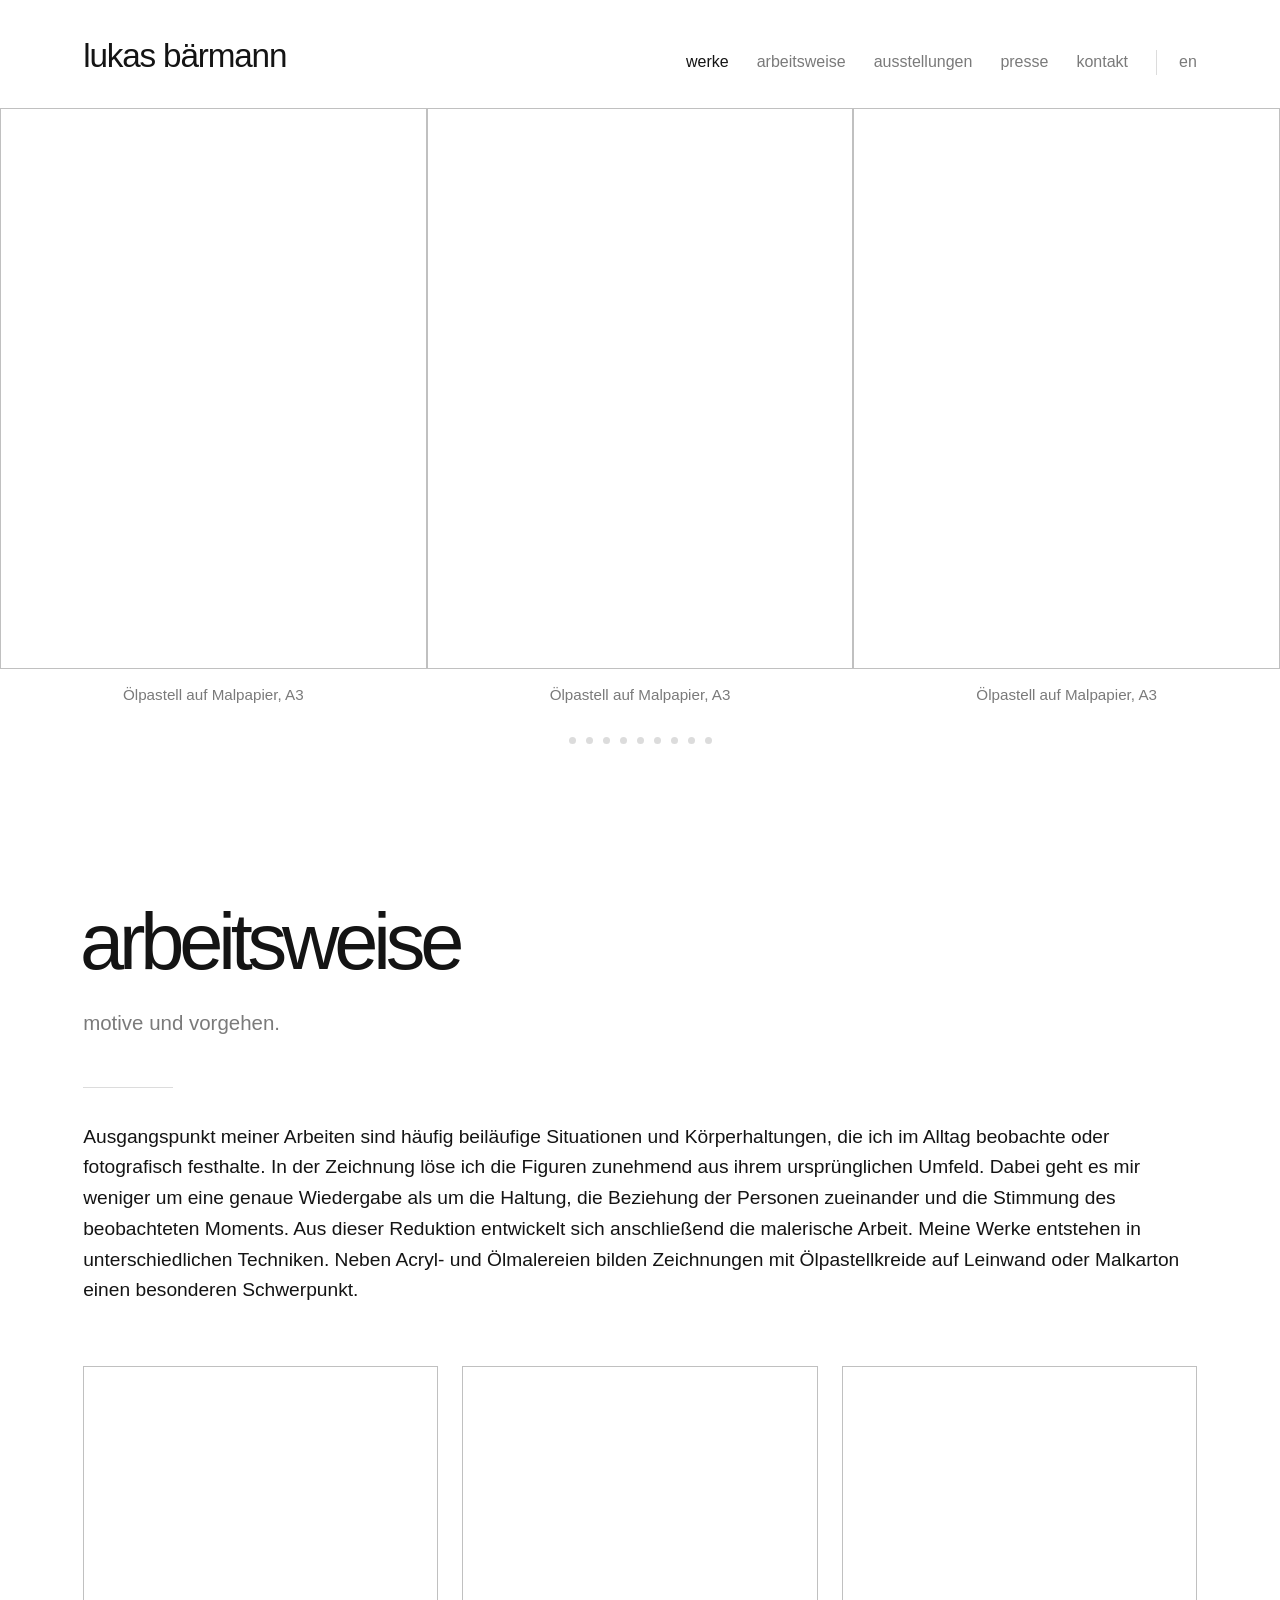
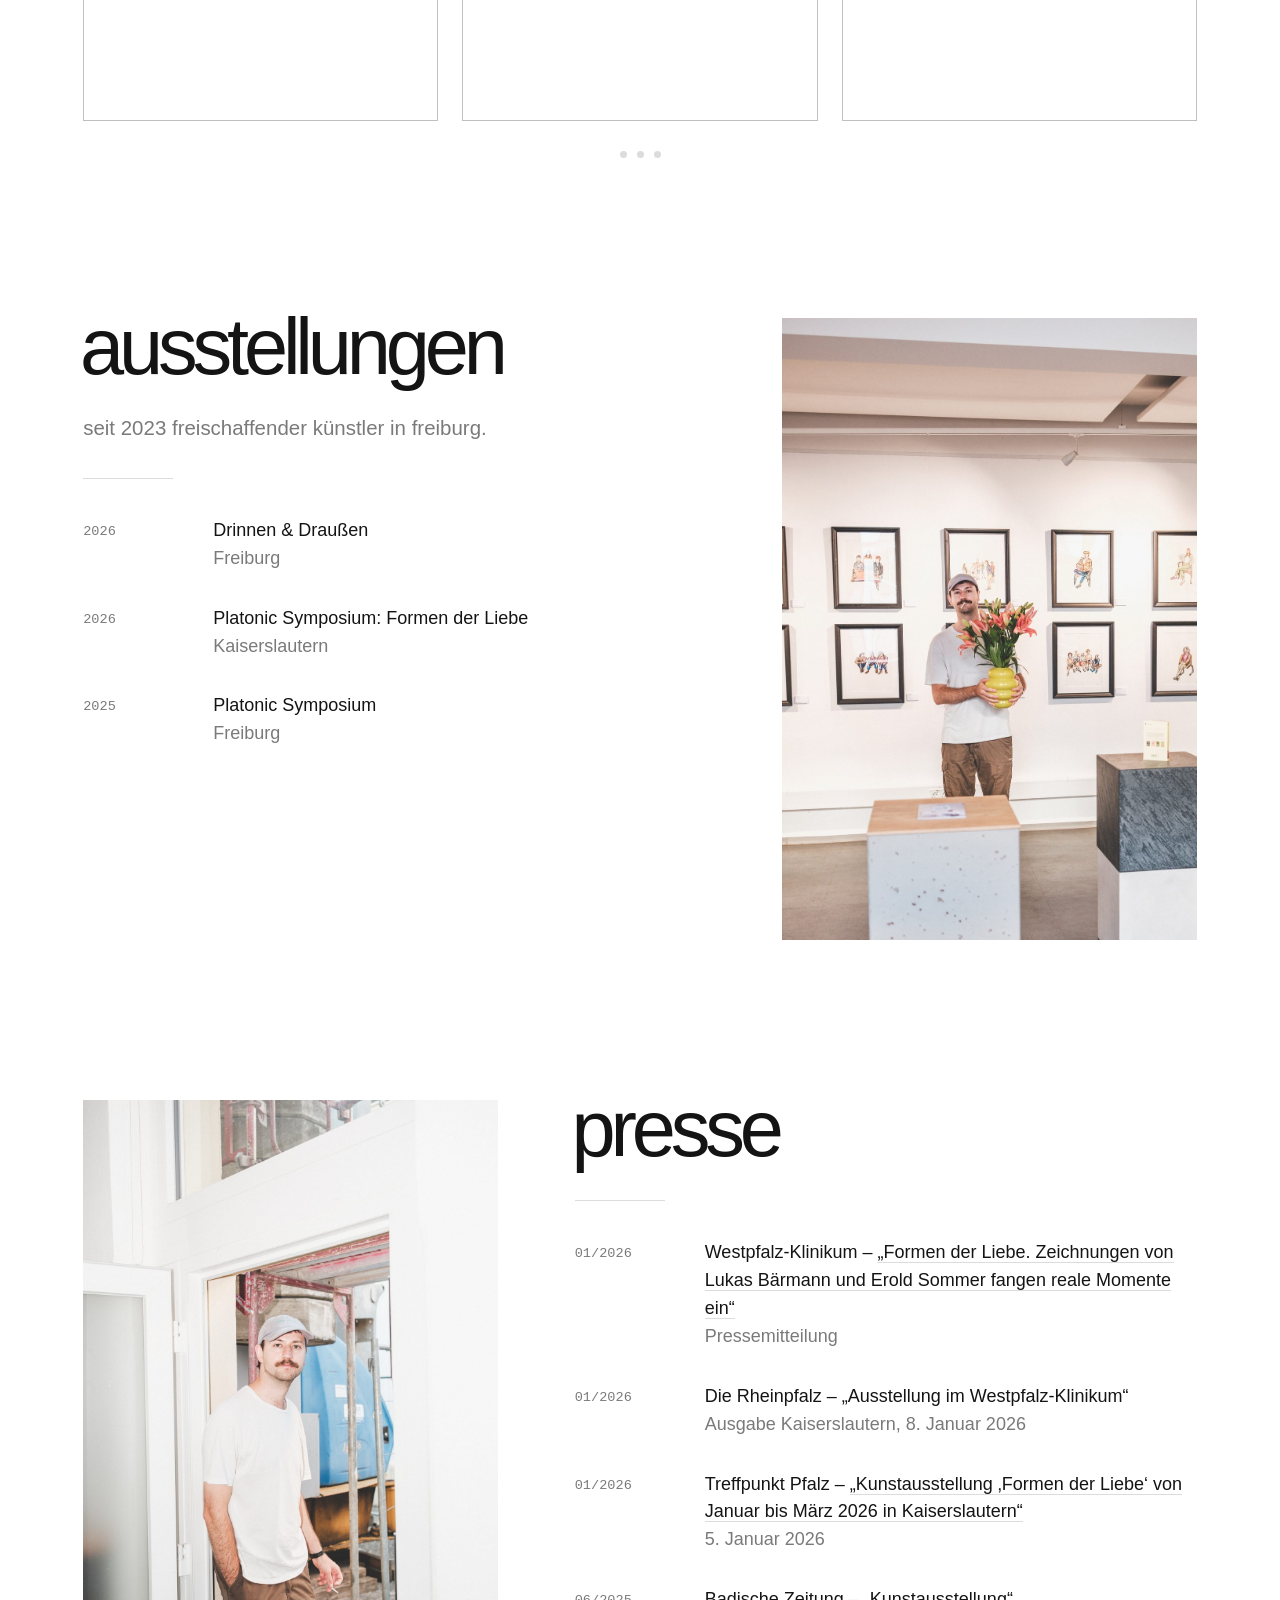
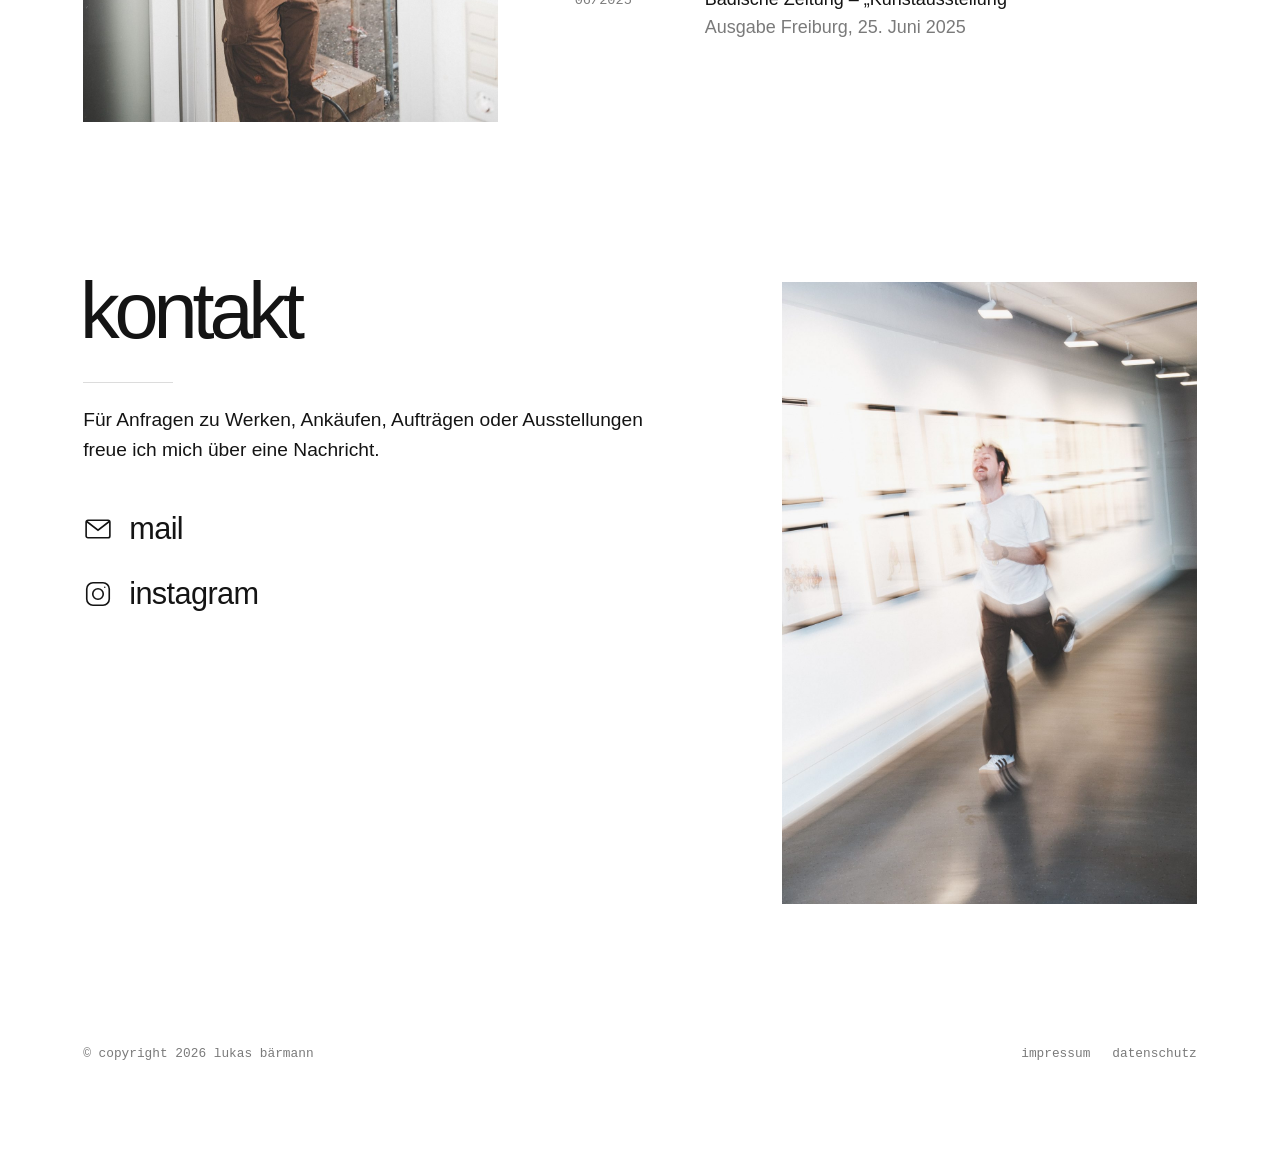
<file: index.html>
<!doctype html>
<html lang="de">
<head>
<meta charset="utf-8">
<meta name="viewport" content="width=device-width, initial-scale=1">
<link rel="icon" href="favicon.ico" sizes="48x48">
<link rel="icon" href="favicon-32.png" sizes="32x32" type="image/png">
<link rel="icon" href="favicon-192.png" sizes="192x192" type="image/png">
<link rel="apple-touch-icon" href="apple-touch-icon.png">
<title>Lukas Bärmann – Künstler in Freiburg · Zeichnungen in Ölpastell</title>
<meta name="description" content="Lukas Bärmann – freischaffender Künstler in Freiburg im Breisgau. Figurative Zeichnungen in Ölpastellkreide.">
<link rel="canonical" href="https://lukasbaermann.de/">
<link rel="alternate" hreflang="de" href="https://lukasbaermann.de/">
<link rel="alternate" hreflang="en" href="https://lukasbaermann.de/en/">
<link rel="alternate" hreflang="x-default" href="https://lukasbaermann.de/">
<meta property="og:type" content="website">
<meta property="og:locale" content="de_DE">
<meta property="og:url" content="https://lukasbaermann.de/">
<meta property="og:title" content="Lukas Bärmann – Künstler in Freiburg">
<meta property="og:description" content="Figurative Zeichnungen in Ölpastell. Freischaffender Künstler in Freiburg im Breisgau.">
<meta property="og:image" content="https://lukasbaermann.de/bilder/vorschau.jpg">
<meta property="og:image:width" content="1200">
<meta property="og:image:height" content="630">
<meta name="twitter:card" content="summary_large_image">
<script type="application/ld+json">
{"@context":"https://schema.org","@type":"Person","name":"Lukas Bärmann","url":"https://lukasbaermann.de/",
 "jobTitle":"Bildender Künstler","description":"Freischaffender Künstler in Freiburg im Breisgau, figurative Zeichnungen in Ölpastell.",
 "image":"https://lukasbaermann.de/bilder/vorschau.jpg","email":"mailto:art@lukasbaermann.de",
 "address":{"@type":"PostalAddress","addressLocality":"Freiburg im Breisgau","addressCountry":"DE"},
 "sameAs":["https://www.instagram.com/lukasbaermann/"]}
</script>
<style>
  /* Keine externen Schriften oder Dienste (DSGVO-freundlich) */
  :root{
    --bg:#ffffff; --ink:#141414; --muted:#7a7a7a; --line:#dcdcdc;
    --sans:"Helvetica Neue",Helvetica,Arial,sans-serif;
    --mono:ui-monospace,"SF Mono",Menlo,Consolas,monospace;
    --rand:clamp(20px,6.5vw,100px);
  }
  *{box-sizing:border-box;margin:0;padding:0}
  html{scroll-behavior:smooth}
  body{background:var(--bg);color:var(--ink);font-family:var(--sans);font-weight:400;font-size:18px;line-height:1.55;-webkit-font-smoothing:antialiased}
  a{color:inherit;text-decoration:none}
  img{display:block;max-width:100%}
  button{font:inherit;color:inherit;background:none;border:0;cursor:pointer}
  .rand{padding-left:var(--rand);padding-right:var(--rand)}
  :focus-visible{outline:1px solid var(--ink);outline-offset:3px}

  /* Kopf: schmal, bleibt oben, blendet sich beim Runterscrollen aus */
  header{position:sticky;top:0;z-index:20;background:rgba(255,255,255,.96);display:flex;justify-content:space-between;align-items:baseline;gap:20px;padding-top:30px;padding-bottom:26px;transition:transform .35s ease}
  header.versteckt{transform:translateY(-100%)}
  .logo-h{font:inherit;margin:0}
  .logo{font-size:clamp(1.6rem,2.6vw,2.25rem);font-weight:400;letter-spacing:-.035em}
  nav{display:flex;gap:28px;font-size:1rem}
  nav a{color:var(--muted);transition:color .2s}
  nav a:hover,nav a.aktiv{color:var(--ink)}
  nav .sprache{padding-left:22px;border-left:1px solid var(--line)}
  .burger{display:none;width:44px;height:44px;margin-right:-10px;position:relative}
  .burger span{position:absolute;left:10px;right:10px;height:1.5px;background:var(--ink);transition:transform .3s,opacity .3s}
  .burger span:nth-child(1){top:15px} .burger span:nth-child(2){top:21px} .burger span:nth-child(3){top:27px}
  .menue-offen .burger span:nth-child(1){transform:translateY(6px) rotate(45deg)}
  .menue-offen .burger span:nth-child(2){opacity:0}
  .menue-offen .burger span:nth-child(3){transform:translateY(-6px) rotate(-45deg)}

  /* Abschnitte */
  section{padding-top:140px;padding-bottom:20px;scroll-margin-top:20px}
  .titel{font-size:clamp(2.8rem,6.2vw,6.2rem);font-weight:400;letter-spacing:-.065em;line-height:.95;margin-left:-.04em}
  .unterzeile{font-size:clamp(1.1rem,1.6vw,1.35rem);font-weight:300;color:var(--muted);margin-top:28px}
  .strich{width:90px;height:1px;background:var(--line);margin:48px 0 34px}

  /* Karussell: drei Bilder über die volle Breite, wechselnd (Werke und Arbeitsfotos) */
  #werke{padding-top:0}
  .buehne{position:relative}
  .reihe{display:grid;grid-template-columns:repeat(var(--n,3),minmax(0,1fr));transition:opacity .7s ease}
  .reihe.weg{opacity:0}
  .slot .bildknopf{display:block;width:100%;padding:0;cursor:zoom-in}
  .slot img{width:100%;height:auto;object-fit:cover}
  .slot.werk img{aspect-ratio:1216/1600}
  .slot.foto img{aspect-ratio:1/1}
  .slot figcaption{font-size:.95rem;font-weight:300;text-align:center;padding:14px 16px 0}
  .slot .werktitel,.slot .technik{display:block}
  .slot .technik{color:var(--muted)}
  .slot .status{display:inline-block;margin-top:6px;font-size:.78rem;color:var(--muted);letter-spacing:.01em;border-bottom:1px solid var(--line);transition:color .2s,border-color .2s}
  .slot a.status:hover{color:var(--ink);border-color:var(--ink)}
  .slot .status.verkauft{border-bottom-color:transparent}
  /* Verfügbarkeit: kleiner Punkt hinter "anfragen" (grün) bzw. "verkauft" (rot) */
  .slot .status,.gross-ansicht .anfrage{position:relative}
  .slot .status::after,.gross-ansicht .anfrage::after{content:"";position:absolute;right:-12px;top:50%;width:6px;height:6px;margin-top:-3px;border-radius:50%;background:#3f9b5f}
  .slot .status.verkauft::after,.gross-ansicht .anfrage.verkauft::after{background:#c8453c}
  .pfeil{position:absolute;top:0;bottom:0;width:12%;min-width:60px;display:flex;align-items:center;justify-content:center;z-index:3;opacity:0;transition:opacity .3s}
  .pfeil svg{width:44px;height:44px;stroke:#141414;stroke-width:1.2;fill:none;opacity:.45;transition:opacity .2s}
  .pfeil.links{left:0} .pfeil.rechts{right:0}
  .buehne:hover .pfeil{opacity:1}
  .pfeil:hover svg{opacity:.85}
  @media (hover:none){ .pfeil{opacity:1} .pfeil svg{opacity:.35} }
  .punkte{display:flex;justify-content:center;gap:10px;margin-top:30px}
  .punkte button{width:7px;height:7px;border-radius:50%;background:var(--line);padding:0}
  .punkte button.aktiv{background:var(--ink)}
  /* Handy: schmale Fortschrittslinie statt Punkten */
  .fortschritt{display:none;position:relative;width:120px;height:1px;background:var(--line);margin:34px auto 0}
  .fortschritt span{position:absolute;top:-.5px;left:0;height:2px;background:var(--ink);transition:left .45s ease,width .45s ease}
  @media (max-width:760px){ .punkte{display:none} .fortschritt{display:block} }
  /* Handy: Werke liegen nebeneinander und gleiten beim Wischen durch; die Linie ist ein Schieberegler */
  .reihe.band{display:flex;overflow-x:auto;overscroll-behavior-x:contain;scroll-snap-type:x mandatory;scrollbar-width:none;transition:none}
  .reihe.band::-webkit-scrollbar{display:none}
  .reihe.band .slot{flex:0 0 100%;scroll-snap-align:center;scroll-snap-stop:always}
  .fortschritt{touch-action:none;cursor:pointer}
  .fortschritt::before{content:"";position:absolute;left:-12px;right:-12px;top:-16px;bottom:-16px}
  .fortschritt.zieht span{height:3px;top:-1px;transition:none}

  /* Arbeitsweise */
  .text{font-size:clamp(1.1rem,1.5vw,1.35rem);font-weight:300;line-height:1.6;margin-bottom:60px}
  #arbeitsweise .reihe{gap:24px}

  /* Ausstellungen, Presse, Kontakt: Inhalt links, Fotos rechts (alle gleich groß) */
  .zeile-foto{display:grid;grid-template-columns:1.5fr 1fr;gap:clamp(30px,6vw,110px);align-items:start}
  .zeile-foto.gespiegelt{grid-template-columns:1fr 1.5fr}
  .zeile-foto .foto{width:100%;aspect-ratio:2/3;object-fit:cover}
  .zeile-foto .titel{margin-top:-.12em}
  .liste{list-style:none}
  .liste li{display:grid;grid-template-columns:110px 1fr;gap:20px;padding:16px 0}
  .liste .jahr{font-family:var(--mono);font-size:.85rem;color:var(--muted);padding-top:4px}
  .liste strong{font-weight:300}
  .liste span{display:block;font-weight:300;color:var(--muted)}
  .liste a{border-bottom:1px solid var(--line)}
  .liste a:hover{border-color:var(--ink)}

  /* Kontakt */
  #kontakt{padding-bottom:100px}
  #presse .strich,#ausstellungen .strich,#kontakt .strich{margin:34px 0 22px}
  #kontakt p{font-weight:300;font-size:1.2rem;max-width:560px}
  .kanaele{list-style:none;margin-top:40px;display:grid;gap:18px}
  .kanaele a{display:inline-flex;align-items:center;gap:16px;font-size:clamp(1.4rem,2.4vw,2rem);font-weight:300;letter-spacing:-.02em;transition:color .2s}
  .kanaele a:hover{color:var(--muted)}
  .kanaele svg{width:30px;height:30px;flex:none;stroke:currentColor;stroke-width:1.3;fill:none}

  footer{display:flex;justify-content:space-between;flex-wrap:wrap;gap:12px;padding-top:40px;padding-bottom:40px;font-family:var(--mono);font-size:.8rem;color:var(--muted)}
  footer a{margin-left:22px}
  footer a:hover{color:var(--ink)}

  /* Großansicht */
  .gross-ansicht{position:fixed;inset:0;background:rgba(255,255,255,.97);display:none;align-items:center;justify-content:center;flex-direction:column;z-index:50;padding:24px}
  .gross-ansicht.offen{display:flex}
  .gross-ansicht img{max-width:min(92vw,1000px);max-height:82vh;object-fit:contain}
  .gross-ansicht .zeile{margin-top:16px;font-size:.95rem;min-height:1.5em}
  .gross-ansicht .zeile b{font-weight:300}
  .gross-ansicht .zeile span{font-weight:300;color:var(--muted)}
  .gross-ansicht .anfrage{display:inline-block;margin-top:10px;font-size:.95rem;color:var(--muted);border-bottom:1px solid var(--line);transition:color .2s,border-color .2s}
  .gross-ansicht .anfrage:hover{color:var(--ink);border-color:var(--ink)}
  .gross-ansicht .anfrage[hidden]{display:none}
  .gross-ansicht .anfrage.verkauft{border:0;color:var(--muted);cursor:default}
  .gross-ansicht .zu{position:absolute;top:22px;right:28px;font-size:1rem;color:var(--muted)}
  .gross-ansicht .zu:hover{color:var(--ink)}
  .gross-ansicht .pf{position:absolute;top:50%;transform:translateY(-50%);font-size:2rem;font-weight:300;color:var(--muted);padding:20px}
  .gross-ansicht .pf:hover{color:var(--ink)}
  .gross-ansicht .l{left:8px} .gross-ansicht .r{right:8px}

  @media (max-width:760px){
    body{font-size:16px}
    header{align-items:center;padding-top:16px;padding-bottom:14px;flex-wrap:wrap}
    .burger{display:block}
    nav{display:none;flex-basis:100%;flex-direction:column;gap:0;padding:18px 0 10px}
    .menue-offen nav{display:flex}
    nav a{font-size:1.6rem;font-weight:300;letter-spacing:-.02em;padding:6px 0;color:var(--ink)}
    nav a.aktiv{color:var(--muted)}
    nav .sprache{border:0;padding-left:0;margin-top:10px;font-size:1.1rem;color:var(--muted)}
    section{padding-top:80px}
    .liste li{grid-template-columns:1fr;gap:2px}
    .zeile-foto,.zeile-foto.gespiegelt{grid-template-columns:1fr}
    footer{flex-direction:column} footer a{margin:0 22px 0 0}
    .zeile-foto.gespiegelt .foto{order:2}
  }
  @media (prefers-reduced-motion:reduce){ .reihe{transition:none} html{scroll-behavior:auto} }
</style>
</head>
<body>

<header class="rand">
  <h1 class="logo-h"><a href="#" class="logo" aria-label="Lukas Bärmann">lukas bärmann</a></h1>
  <button class="burger" aria-label="menü öffnen" aria-expanded="false" aria-controls="menue"><span></span><span></span><span></span></button>
  <nav id="menue">
    <a href="#werke">werke</a>
    <a href="#arbeitsweise">arbeitsweise</a>
    <a href="#ausstellungen">ausstellungen</a>
    <a href="#presse">presse</a>
    <a href="#kontakt">kontakt</a>
    <a href="en/" class="sprache" lang="en" hreflang="en">en</a>
  </nav>
</header>

<main>
  <section id="werke" aria-label="werke">
    <div class="karussell" data-quelle="werke" data-art="werk">
      <div class="buehne">
        <button class="pfeil links" aria-label="vorherige werke"><svg viewBox="0 0 24 24"><path d="M15 4 7 12l8 8"/></svg></button>
        <button class="pfeil rechts" aria-label="nächste werke"><svg viewBox="0 0 24 24"><path d="M9 4l8 8-8 8"/></svg></button>
        <div class="reihe">
        <figure class="slot werk">
          <button class="bildknopf" aria-label="Nordlichter groß ansehen"><img src="bilder/werke/werk-22-klein.jpg" alt="Nordlichter"></button>
          <figcaption><span class="werktitel">Nordlichter</span><span class="technik">Ölpastell auf Malpapier, A3</span><a class="status" href="mailto:art@lukasbaermann.de?subject=Anfrage%3A%20Nordlichter">anfragen</a></figcaption>
        </figure>
        <figure class="slot werk">
          <button class="bildknopf" aria-label="at Bächle groß ansehen"><img src="bilder/werke/werk-18-klein.jpg" alt="at Bächle"></button>
          <figcaption><span class="werktitel">at Bächle</span><span class="technik">Ölpastell auf Malpapier, A3</span><span class="status verkauft">verkauft</span></figcaption>
        </figure>
        <figure class="slot werk">
          <button class="bildknopf" aria-label="Junge Väter groß ansehen"><img src="bilder/werke/werk-16-klein.jpg" alt="Junge Väter"></button>
          <figcaption><span class="werktitel">Junge Väter</span><span class="technik">Ölpastell auf Malpapier, A3</span><span class="status verkauft">verkauft</span></figcaption>
        </figure>
        </div>
      </div>
      <div class="punkte"></div>
      <div class="fortschritt" aria-hidden="true"><span></span></div>
    </div>
  </section>

  <section id="arbeitsweise" class="rand">
    <h2 class="titel">arbeitsweise</h2>
    <p class="unterzeile">motive und vorgehen.</p>
    <div class="strich"></div>
    <p class="text">Ausgangspunkt meiner Arbeiten sind häufig beiläufige Situationen und Körperhaltungen, die ich im Alltag beobachte oder fotografisch festhalte. In der Zeichnung löse ich die Figuren zunehmend aus ihrem ursprünglichen Umfeld. Dabei geht es mir weniger um eine genaue Wiedergabe als um die Haltung, die Beziehung der Personen zueinander und die Stimmung des beobachteten Moments. Aus dieser Reduktion entwickelt sich anschließend die malerische Arbeit. Meine Werke entstehen in unterschiedlichen Techniken. Neben Acryl- und Ölmalereien bilden Zeichnungen mit Ölpastellkreide auf Leinwand oder Malkarton einen besonderen Schwerpunkt.</p>
    <div class="karussell" data-quelle="prozess" data-art="foto">
      <div class="buehne">
        <button class="pfeil links" aria-label="vorherige fotos"><svg viewBox="0 0 24 24"><path d="M15 4 7 12l8 8"/></svg></button>
        <button class="pfeil rechts" aria-label="nächste fotos"><svg viewBox="0 0 24 24"><path d="M9 4l8 8-8 8"/></svg></button>
        <div class="reihe">
        <figure class="slot foto">
          <button class="bildknopf" aria-label="Arbeitsprozess 1 groß ansehen"><img src="bilder/atelier/prozess-1.jpg" alt="Arbeitsprozess 1"></button>
        </figure>
        <figure class="slot foto">
          <button class="bildknopf" aria-label="Arbeitsprozess 2 groß ansehen"><img src="bilder/atelier/prozess-2.jpg" alt="Arbeitsprozess 2"></button>
        </figure>
        <figure class="slot foto">
          <button class="bildknopf" aria-label="Arbeitsprozess 3 groß ansehen"><img src="bilder/atelier/prozess-3.jpg" alt="Arbeitsprozess 3"></button>
        </figure>
        </div>
      </div>
      <div class="punkte"></div>
      <div class="fortschritt" aria-hidden="true"><span></span></div>
    </div>
  </section>

  <section id="ausstellungen" class="rand">
    <div class="zeile-foto">
      <div>
        <h2 class="titel">ausstellungen</h2>
        <p class="unterzeile">seit 2023 freischaffender künstler in freiburg.</p>
        <div class="strich"></div>
        <ul class="liste">
      <li><div class="jahr">2026</div><div><strong>Drinnen &amp; Draußen</strong><span>Freiburg</span></div></li>
      <li><div class="jahr">2026</div><div><strong>Platonic Symposium: Formen der Liebe</strong><span>Kaiserslautern</span></div></li>
      <li><div class="jahr">2025</div><div><strong>Platonic Symposium</strong><span>Freiburg</span></div></li>
        </ul>
      </div>
      <img class="foto" src="bilder/titel/ausstellung-2.jpg" alt="Lukas Bärmann mit Blumenvase in der Ausstellung" loading="lazy">
    </div>
  </section>

  <section id="presse" class="rand">
    <div class="zeile-foto gespiegelt">
      <img class="foto" src="bilder/titel/portrait.jpg" alt="Lukas Bärmann im Türrahmen" loading="lazy">
      <div>
        <h2 class="titel">presse</h2>
        <div class="strich"></div>
        <ul class="liste">
          <li><div class="jahr">01/2026</div><div><strong>Westpfalz-Klinikum</strong> – <a href="https://www.westpfalz-klinikum.de/presse/unsere-pressemitteilungen/formen-der-liebe" target="_blank" rel="noopener">„Formen der Liebe. Zeichnungen von Lukas Bärmann und Erold Sommer fangen reale Momente ein“</a><span>Pressemitteilung</span></div></li>
          <li><div class="jahr">01/2026</div><div><strong>Die Rheinpfalz</strong> – „Ausstellung im Westpfalz-Klinikum“<span>Ausgabe Kaiserslautern, 8. Januar 2026</span></div></li>
          <li><div class="jahr">01/2026</div><div><strong>Treffpunkt Pfalz</strong> – <a href="https://www.treffpunkt-pfalz.de/westpfalz/kunstausstellung-formen-der-liebe-von-januar-bis-maerz-2026-in-kaiserslautern/" target="_blank" rel="noopener">„Kunstausstellung ‚Formen der Liebe‘ von Januar bis März 2026 in Kaiserslautern“</a><span>5. Januar 2026</span></div></li>
          <li><div class="jahr">06/2025</div><div><strong>Badische Zeitung</strong> – „Kunstausstellung“<span>Ausgabe Freiburg, 25. Juni 2025</span></div></li>
        </ul>
      </div>
    </div>
  </section>

  <section id="kontakt" class="rand">
    <div class="zeile-foto">
      <div>
        <h2 class="titel">kontakt</h2>
        <div class="strich"></div>
        <p>Für Anfragen zu Werken, Ankäufen, Aufträgen oder Ausstellungen freue ich mich über eine Nachricht.</p>
        <ul class="kanaele">
          <li><a href="mailto:art@lukasbaermann.de"><svg viewBox="0 0 24 24" aria-hidden="true"><rect x="2.5" y="5" width="19" height="14" rx="1.5"/><path d="m3 6 9 7 9-7"/></svg>mail</a></li>
          <li><a href="https://www.instagram.com/lukasbaermann/" target="_blank" rel="noopener"><svg viewBox="0 0 24 24" aria-hidden="true"><rect x="3" y="3" width="18" height="18" rx="5"/><circle cx="12" cy="12" r="4.2"/><circle cx="17.4" cy="6.6" r=".6" fill="currentColor" stroke="none"/></svg>instagram</a></li>
        </ul>
      </div>
      <img class="foto" src="bilder/titel/ausstellung-1.jpg" alt="Lukas Bärmann läuft durch die Ausstellung" loading="lazy">
    </div>
  </section>
</main>

<footer class="rand">
  <span>© copyright 2026 lukas bärmann</span>
  <span><a href="impressum.html">impressum</a><a href="datenschutz.html">datenschutz</a></span>
</footer>

<div class="gross-ansicht" id="gross" role="dialog" aria-modal="true" aria-label="bild groß">
  <button class="zu" id="zu">schließen</button>
  <button class="pf l" id="gl" aria-label="vorheriges bild">‹</button>
  <img id="grossbild" alt="">
  <p class="zeile"><b id="grosstitel"></b> <span id="grosstechnik"></span></p>
  <a class="anfrage" id="anfrage" href="mailto:art@lukasbaermann.de" data-anfragen="anfragen" data-verkauft="verkauft">anfragen</a>
  <button class="pf r" id="gr" aria-label="nächstes bild">›</button>
</div>

<script>
  const QUELLEN={werke:[{"t": "Nordlichter", "src": "bilder/werke/werk-22.jpg", "th": "bilder/werke/werk-22-klein.jpg", "id": "werk-nordlichter", "v": false}, {"t": "at Bächle", "src": "bilder/werke/werk-18.jpg", "th": "bilder/werke/werk-18-klein.jpg", "id": "werk-at-baechle", "v": true}, {"t": "Junge Väter", "src": "bilder/werke/werk-16.jpg", "th": "bilder/werke/werk-16-klein.jpg", "id": "werk-junge-vaeter", "v": true}, {"t": "ZMF 2", "src": "bilder/werke/werk-21.jpg", "th": "bilder/werke/werk-21-klein.jpg", "id": "werk-zmf-2", "v": false}, {"t": "ZMF 1", "src": "bilder/werke/werk-19.jpg", "th": "bilder/werke/werk-19-klein.jpg", "id": "werk-zmf-1", "v": false}, {"t": "Sonntagsausfahrt", "src": "bilder/werke/werk-23.jpg", "th": "bilder/werke/werk-23-klein.jpg", "id": "werk-sonntagsausfahrt", "v": false}, {"t": "Casa di pietra", "src": "bilder/werke/werk-13.jpg", "th": "bilder/werke/werk-13-klein.jpg", "id": "werk-casa-di-pietra", "v": false}, {"t": "Grechetto", "src": "bilder/werke/werk-01.jpg", "th": "bilder/werke/werk-01-klein.jpg", "id": "werk-grechetto", "v": false}, {"t": "Erwartungen", "src": "bilder/werke/werk-12.jpg", "th": "bilder/werke/werk-12-klein.jpg", "id": "werk-erwartungen", "v": false}, {"t": "Schröders", "src": "bilder/werke/werk-06.jpg", "th": "bilder/werke/werk-06-klein.jpg", "id": "werk-schroeders", "v": false}, {"t": "Untitled", "src": "bilder/werke/werk-25.jpg", "th": "bilder/werke/werk-25-klein.jpg", "id": "werk-untitled", "v": false}, {"t": "Stammtisch", "src": "bilder/werke/werk-07.jpg", "th": "bilder/werke/werk-07-klein.jpg", "id": "werk-stammtisch", "v": false}, {"t": "Après-Ski", "src": "bilder/werke/werk-31.jpg", "th": "bilder/werke/werk-31-klein.jpg", "id": "werk-apres-ski", "v": true}, {"t": "Gedanken an Sophia Loren", "src": "bilder/werke/werk-11.jpg", "th": "bilder/werke/werk-11-klein.jpg", "id": "werk-gedanken-an-sophia-loren", "v": false}, {"t": "D'Artagnan", "src": "bilder/werke/werk-30.jpg", "th": "bilder/werke/werk-30-klein.jpg", "id": "werk-d-artagnan", "v": true}, {"t": "Akt mit rotem Handtuch", "src": "bilder/werke/werk-09.jpg", "th": "bilder/werke/werk-09-klein.jpg", "id": "werk-akt-mit-rotem-handtuch", "v": false}, {"t": "Der zweifache Eros", "src": "bilder/werke/werk-08.jpg", "th": "bilder/werke/werk-08-klein.jpg", "id": "werk-der-zweifache-eros", "v": false}, {"t": "Nach dem Tanzen", "src": "bilder/werke/werk-05.jpg", "th": "bilder/werke/werk-05-klein.jpg", "id": "werk-nach-dem-tanzen", "v": false}, {"t": "Zigarettenpause", "src": "bilder/werke/werk-03.jpg", "th": "bilder/werke/werk-03-klein.jpg", "id": "werk-zigarettenpause", "v": false}, {"t": "Selfcare", "src": "bilder/werke/werk-17.jpg", "th": "bilder/werke/werk-17-klein.jpg", "id": "werk-selfcare", "v": false}, {"t": "Sommerabend", "src": "bilder/werke/werk-20.jpg", "th": "bilder/werke/werk-20-klein.jpg", "id": "werk-sommerabend", "v": false}, {"t": "Das Schöne", "src": "bilder/werke/werk-35.jpg", "th": "bilder/werke/werk-35-klein.jpg", "id": "werk-das-schoene", "v": false}, {"t": "Das Wahre", "src": "bilder/werke/werk-36.jpg", "th": "bilder/werke/werk-36-klein.jpg", "id": "werk-das-wahre", "v": true}, {"t": "Das Gute", "src": "bilder/werke/werk-37.jpg", "th": "bilder/werke/werk-37-klein.jpg", "id": "werk-das-gute", "v": true}, {"t": "Barfuß", "src": "bilder/werke/werk-32.jpg", "th": "bilder/werke/werk-32-klein.jpg", "id": "werk-barfuss", "v": true}, {"t": "Tommi", "src": "bilder/werke/werk-33.jpg", "th": "bilder/werke/werk-33-klein.jpg", "id": "werk-tommi", "v": true}, {"t": "1984", "src": "bilder/werke/werk-34.jpg", "th": "bilder/werke/werk-34-klein.jpg", "id": "werk-1984", "v": true}], prozess:[{"t": "Arbeitsprozess 1", "src": "bilder/atelier/prozess-1.jpg", "th": "bilder/atelier/prozess-1.jpg"}, {"t": "Arbeitsprozess 2", "src": "bilder/atelier/prozess-2.jpg", "th": "bilder/atelier/prozess-2.jpg"}, {"t": "Arbeitsprozess 3", "src": "bilder/atelier/prozess-3.jpg", "th": "bilder/atelier/prozess-3.jpg"}, {"t": "Arbeitsprozess 4", "src": "bilder/atelier/prozess-4.jpg", "th": "bilder/atelier/prozess-4.jpg"}, {"t": "Arbeitsprozess 5", "src": "bilder/atelier/prozess-5.jpg", "th": "bilder/atelier/prozess-5.jpg"}, {"t": "Arbeitsprozess 6", "src": "bilder/atelier/prozess-6.jpg", "th": "bilder/atelier/prozess-6.jpg"}, {"t": "Arbeitsprozess 7", "src": "bilder/atelier/prozess-7.jpg", "th": "bilder/atelier/prozess-7.jpg"}, {"t": "Arbeitsprozess 8", "src": "bilder/atelier/prozess-8.jpg", "th": "bilder/atelier/prozess-8.jpg"}, {"t": "Arbeitsprozess 9", "src": "bilder/atelier/prozess-9.jpg", "th": "bilder/atelier/prozess-9.jpg"}]};
  const ruhig=matchMedia('(prefers-reduced-motion: reduce)').matches;
  function mailHref(w){return 'mailto:art@lukasbaermann.de?subject='+encodeURIComponent('Anfrage: '+w.t)+'&body='+encodeURIComponent('Hallo Lukas,\n\nich interessiere mich für dein Werk „'+w.t+'“ (Ölpastell auf Malpapier, A3).\n\n');}
  function laden(src){return new Promise(r=>{const i=new Image();i.onload=i.onerror=r;i.src=src;});}

  // Großansicht (für Werke mit Titel, für Fotos ohne)
  const gross=document.getElementById('gross'), gb=document.getElementById('grossbild'),
        gt=document.getElementById('grosstitel'), gtech=document.getElementById('grosstechnik');
  let gListe=[], gi=0, gWerk=false; const offen=()=>gross.classList.contains('offen');
  function oeffnen(liste,i,werk){gListe=liste;gWerk=werk;gi=(i+liste.length)%liste.length;const w=liste[gi];
    gb.src=w.src;gb.alt=w.t;gt.textContent=werk?w.t:'';gtech.textContent=werk?'– Ölpastell auf Malpapier, A3':'';
    const an=document.getElementById('anfrage'); an.hidden=!werk;
    an.textContent=(werk&&w.v)?an.dataset.verkauft:an.dataset.anfragen; an.classList.toggle('verkauft',!!(werk&&w.v));
    if(werk&&w.v) an.removeAttribute('href');
    if(werk&&!w.v) an.href=mailHref(w);
    gross.classList.add('offen');if(werk&&w.id)history.replaceState(null,'','#'+w.id);}
  function schliessen(){gross.classList.remove('offen');history.replaceState(null,'',location.pathname);}
  document.getElementById('zu').onclick=schliessen;
  document.getElementById('gl').onclick=()=>oeffnen(gListe,gi-1,gWerk);
  document.getElementById('gr').onclick=()=>oeffnen(gListe,gi+1,gWerk);
  gross.addEventListener('click',e=>{if(e.target===gross)schliessen();});
  document.addEventListener('keydown',e=>{if(!offen())return;
    if(e.key==='Escape')schliessen();if(e.key==='ArrowLeft')oeffnen(gListe,gi-1,gWerk);if(e.key==='ArrowRight')oeffnen(gListe,gi+1,gWerk);});

  // Karussell: Dreiergruppen über die volle Breite, wechseln automatisch
  const alleKarusselle=[];
  function karussell(el){
    const basis=QUELLEN[el.dataset.quelle], art=el.dataset.art, werk=art==='werk';
    // Handy: in der Werke-Galerie zuerst "at Bächle", dann die übrigen in gewohnter Reihenfolge
    // Handy, Arbeitsfotos: Gruppenskizze, ausgemaltes Gruppenbild, Zeichnen im Garten | mittlere Reihe wie gehabt |
    // Zeichnen des sitzenden Mannes, Skizze, ausgemalter sitzender Mann
    const ordnung=n=>{ if(n!==1) return basis;
      if(!werk) return [1,2,0,3,4,5,8,6,7].map(k=>basis[k]);
      const i=basis.findIndex(w=>w.t==='at Bächle');
      return i<0?basis:[basis[i],...basis.filter((_,k)=>k!==i)]; };
    let liste=basis;
    const reihe=el.querySelector('.reihe'), punkte=el.querySelector('.punkte'), buehne=el.querySelector('.buehne'),
          regler=el.querySelector('.fortschritt'), linie=el.querySelector('.fortschritt span');
    let proSeite=0, seite=0, timer=null, pause=false;
    const band=()=>proSeite===1;          // Handy: Band zum Durchblättern
    const seiten=()=>Math.ceil(liste.length/proSeite);
    const idx=(s,k)=>(s*proSeite+k)%liste.length;
    const datei=w=>(werk&&innerWidth*devicePixelRatio/proSeite>560)?w.src:w.th;
    const REG=120; let stueck=14;
    function beschriften(f,w){
      const img=f.querySelector('img'); img.alt=w.t;
      const c=f.querySelector('figcaption'); if(c){c.querySelector('.werktitel').textContent=w.t;
        const lab=document.getElementById('anfrage').dataset, pl=c.querySelector('.status-platz');
        pl.innerHTML=w.v?'<span class="status verkauft"></span>':'<a class="status"></a>';
        const s=pl.firstChild; s.textContent=w.v?lab.verkauft:lab.anfragen; if(!w.v)s.href=mailHref(w);}
      f.querySelector('.bildknopf').setAttribute('aria-label',w.t+' groß ansehen');
    }
    const slotHtml=()=>`<figure class="slot ${art}"><button class="bildknopf"><img alt=""></button>${werk?'<figcaption><span class="werktitel"></span><span class="technik">Ölpastell auf Malpapier, A3</span><span class="status-platz"></span></figcaption>':''}</figure>`;
    function bauen(){
      reihe.style.setProperty('--n',proSeite);
      reihe.classList.toggle('band',band());
      const n=liste.length, anzahl=band()?n+2:proSeite;   // Band: [Klon letztes] Werke… [Klon erstes]
      reihe.innerHTML=Array.from({length:anzahl},slotHtml).join('');
      const echt=k=>(k-1+n)%n;
      reihe.querySelectorAll('.bildknopf').forEach((b,k)=>b.onclick=()=>oeffnen(liste,band()?echt(k):idx(seite,k),werk));
      if(band()){
        reihe.querySelectorAll('.slot').forEach((f,k)=>{const w=liste[echt(k)],img=f.querySelector('img');
          if(k>2&&k<n+1)img.loading='lazy'; img.sizes='100vw'; img.srcset=w.th+' 532w, '+w.src+' 1216w'; img.src=w.th; beschriften(f,w);
          if(k===0||k===n+1)f.setAttribute('aria-hidden','true');});
      }
      stueck=Math.max(REG/seiten(),14); linie.style.width=stueck+'px';
      punkte.innerHTML=Array.from({length:seiten()},(_,i)=>`<button aria-label="gruppe ${i+1}"></button>`).join('');
      punkte.querySelectorAll('button').forEach((b,i)=>b.onclick=()=>{zeige(i);neustart();});
    }
    function linieSetzen(anteil){ linie.style.left=(Math.min(1,Math.max(0,anteil))*(REG-stueck))+'px'; }
    async function zeige(s,sofort=false){
      if(band()){
        // s darf -1 bzw. n sein: dann wird zum Klon geblättert und danach unsichtbar ans andere Ende gesprungen
        const n=seiten(); s=Math.max(-1,Math.min(n,s)); seite=(s+n)%n;
        reihe.scrollTo({left:(s+1)*reihe.clientWidth,behavior:(sofort||ruhig)?'instant':'smooth'});
        if(sofort) linieSetzen(n>1?seite/(n-1):0);
        return;
      }
      seite=(s+seiten())%seiten();
      const ws=Array.from({length:proSeite},(_,k)=>liste[idx(seite,k)]);
      const fertig=Promise.all(ws.map(w=>laden(datei(w))));
      if(!sofort&&!ruhig){reihe.classList.add('weg');await new Promise(r=>setTimeout(r,700));}
      await fertig;
      reihe.querySelectorAll('.slot').forEach((f,k)=>{const w=ws[k]; f.querySelector('img').src=datei(w); beschriften(f,w);});
      reihe.classList.remove('weg');
      punkte.querySelectorAll('button').forEach((b,i)=>b.classList.toggle('aktiv',i===seite));
      linieSetzen(seiten()>1?seite/(seiten()-1):0);
      for(let k=0;k<proSeite;k++) laden(datei(liste[idx(seite+1,k)]));
    }
    // Band: Linie folgt dem Wischen fließend
    let ruheTimer=null;
    function nachDemBlaettern(){ if(!band()||zieht)return; const W=reihe.clientWidth, n=seiten(), pos=Math.round(reihe.scrollLeft/W);
      if(pos===0) reihe.scrollTo({left:n*W,behavior:'instant'});          // vom Anfang rückwärts -> letztes Werk
      else if(pos===n+1) reihe.scrollTo({left:W,behavior:'instant'});     // über das Ende hinaus -> wieder von vorne
    }
    reihe.addEventListener('scroll',()=>{ if(!band())return;
      const W=Math.max(1,reihe.clientWidth), n=seiten(), lage=reihe.scrollLeft/W-1;
      linieSetzen(n>1?lage/(n-1):0);
      seite=((Math.round(lage)%n)+n)%n;
      clearTimeout(ruheTimer); ruheTimer=setTimeout(nachDemBlaettern,140); },{passive:true});
    reihe.addEventListener('scrollend',nachDemBlaettern);
    // Linie als Schieberegler
    let zieht=false;
    function ziehen(e){ const r=regler.getBoundingClientRect();
      const anteil=Math.min(1,Math.max(0,(e.clientX-r.left-stueck/2)/(REG-stueck)));
      if(band()) reihe.scrollLeft=(1+anteil*(seiten()-1))*reihe.clientWidth;
      else { linieSetzen(anteil); } return anteil; }
    regler.addEventListener('pointerdown',e=>{ zieht=true; pause=true; regler.classList.add('zieht'); regler.setPointerCapture(e.pointerId);
      reihe.style.scrollSnapType='none'; ziehen(e); });
    regler.addEventListener('pointermove',e=>{ if(zieht) ziehen(e); });
    const loslassen=e=>{ if(!zieht)return; zieht=false; regler.classList.remove('zieht'); reihe.style.scrollSnapType='';
      const anteil=ziehen(e); const ziel=Math.round(anteil*(seiten()-1)); pause=false; zeige(ziel); neustart(); };
    regler.addEventListener('pointerup',loslassen); regler.addEventListener('pointercancel',loslassen);
    function neustart(){clearInterval(timer); if(!ruhig) timer=setInterval(()=>{
      const r=el.getBoundingClientRect(), sichtbar=r.bottom>0&&r.top<innerHeight;
      if(!pause&&sichtbar&&!document.hidden&&!offen())zeige(seite+1);},6000);}
    el.querySelector('.pfeil.links').onclick=()=>{zeige(seite-1);neustart();};
    el.querySelector('.pfeil.rechts').onclick=()=>{zeige(seite+1);neustart();};
    buehne.addEventListener('mouseenter',()=>pause=true); buehne.addEventListener('mouseleave',()=>pause=false);
    let x0=null;
    buehne.addEventListener('touchstart',e=>{x0=e.touches[0].clientX; if(band())pause=true;},{passive:true});
    buehne.addEventListener('touchend',e=>{ if(band()){pause=false;neustart();x0=null;return;}
      if(x0===null)return;const dx=e.changedTouches[0].clientX-x0;
      if(Math.abs(dx)>40){zeige(seite+(dx<0?1:-1));neustart();} x0=null;});
    function anpassen(){const n=innerWidth<760?1:3; if(n!==proSeite){const w0=proSeite?liste[band()?seite:idx(seite,0)]:null;
      proSeite=n; liste=ordnung(n); const erstes=w0?Math.max(0,liste.indexOf(w0)):0;
      seite=Math.floor(erstes/proSeite); bauen(); requestAnimationFrame(()=>zeige(seite,true));}}
    addEventListener('resize',anpassen); anpassen(); neustart();
    alleKarusselle.push({el,weiter:d=>{zeige(seite+d);neustart();}});
  }
  document.querySelectorAll('.karussell').forEach(karussell);
  // Pfeiltasten steuern das Karussell, das gerade im Bild ist
  document.addEventListener('keydown',e=>{if(offen()||(e.key!=='ArrowLeft'&&e.key!=='ArrowRight'))return;
    const k=alleKarusselle.find(k=>{const r=k.el.getBoundingClientRect();return r.top<innerHeight*.6&&r.bottom>innerHeight*.3;});
    if(k)k.weiter(e.key==='ArrowRight'?1:-1);});

  // Kopfzeile: beim Runterscrollen ausblenden, beim Hochscrollen zeigen
  const kopf=document.querySelector('header'); let yAlt=scrollY;
  const burger=document.querySelector('.burger');
  function menue(auf){kopf.classList.toggle('menue-offen',auf);burger.setAttribute('aria-expanded',auf);burger.setAttribute('aria-label',auf?'menü schließen':'menü öffnen');}
  burger.onclick=()=>menue(!kopf.classList.contains('menue-offen'));
  document.querySelectorAll('nav a').forEach(a=>a.addEventListener('click',()=>menue(false)));
  addEventListener('scroll',()=>{const y=scrollY; if(!kopf.classList.contains('menue-offen'))kopf.classList.toggle('versteckt',y>yAlt&&y>120); yAlt=y;},{passive:true});
  // aktuellen Abschnitt im Menü markieren
  const links=[...document.querySelectorAll('nav a')];
  const beobachter=new IntersectionObserver(es=>es.forEach(e=>{if(e.isIntersecting)links.forEach(a=>a.classList.toggle('aktiv',a.getAttribute('href')==='#'+e.target.id));}),
    {rootMargin:'-45% 0px -50% 0px'});
  document.querySelectorAll('main section').forEach(s=>beobachter.observe(s));

  // Direktlink auf ein Werk, z. B. lukasbaermann.de/#werk-grechetto
  const start=QUELLEN.werke.findIndex(w=>'#'+w.id===location.hash); if(start>=0) oeffnen(QUELLEN.werke,start,true);
</script>
</body>
</html>
</file>
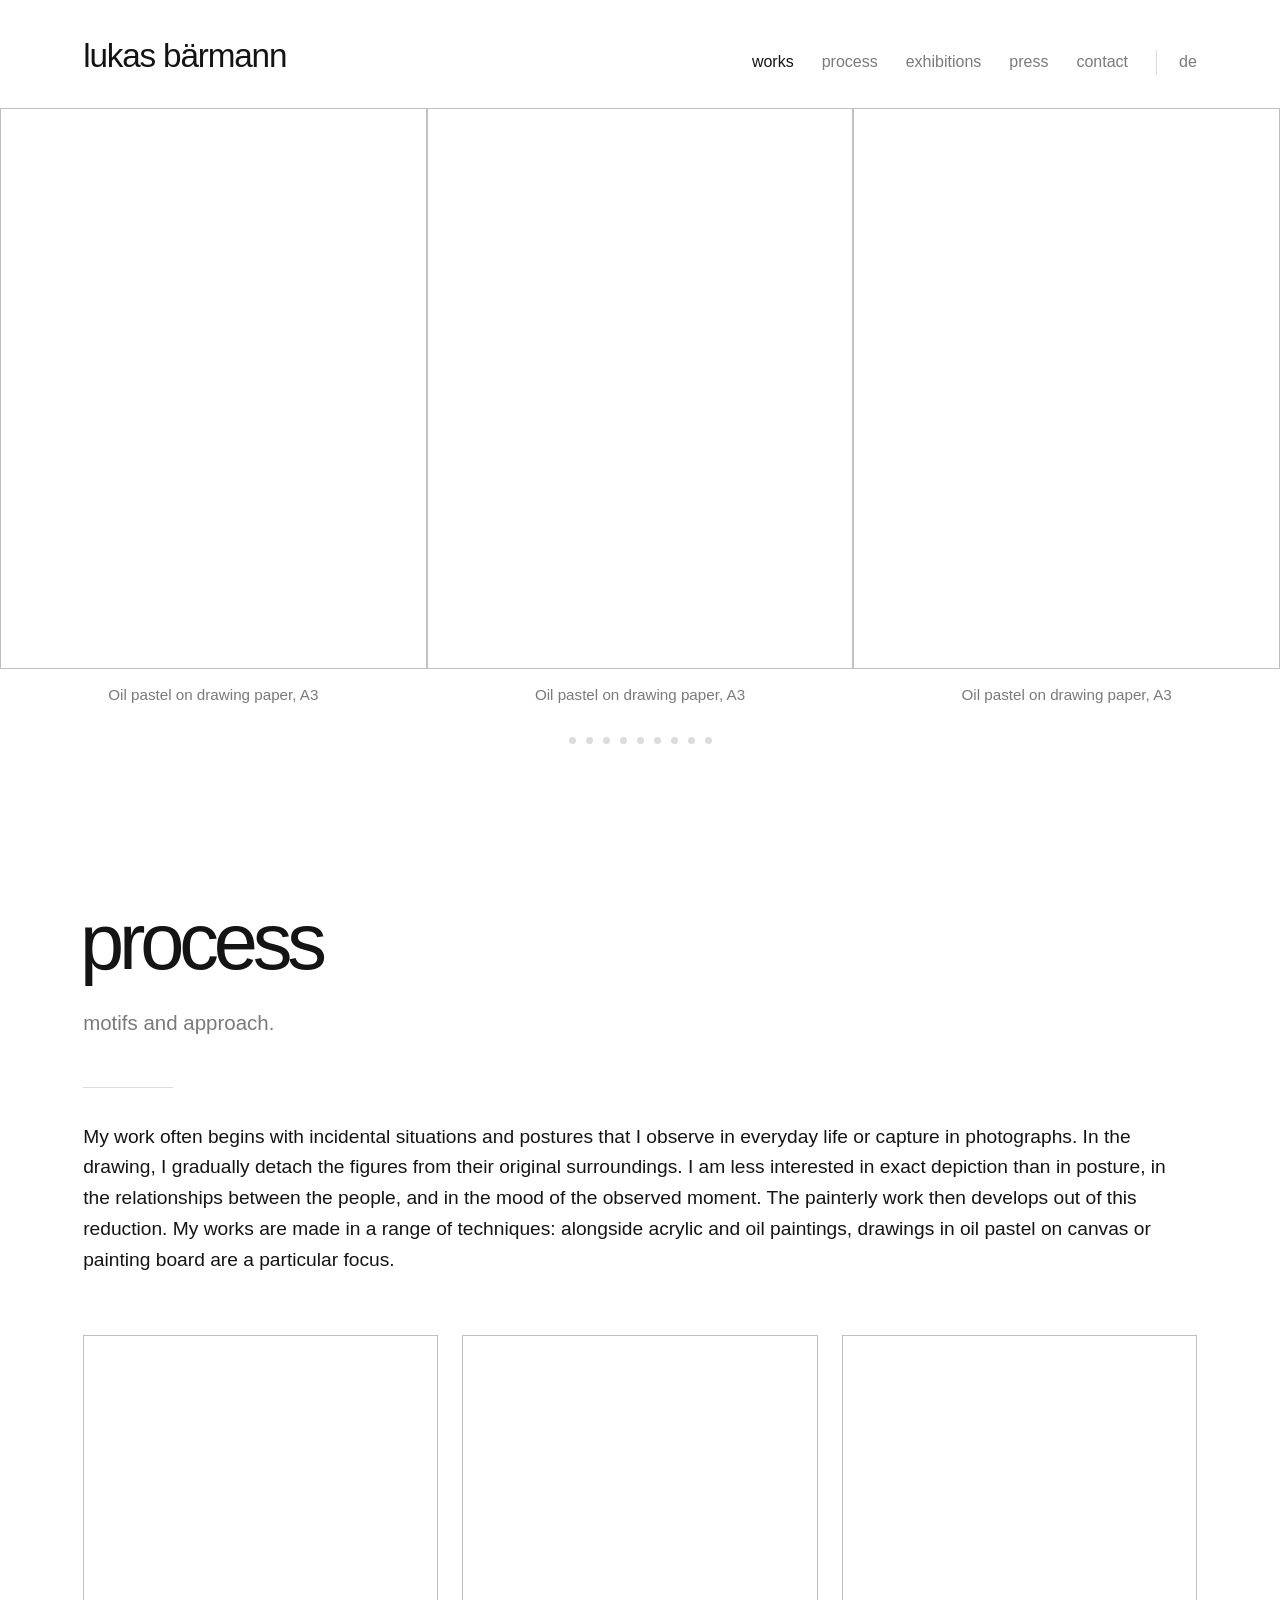
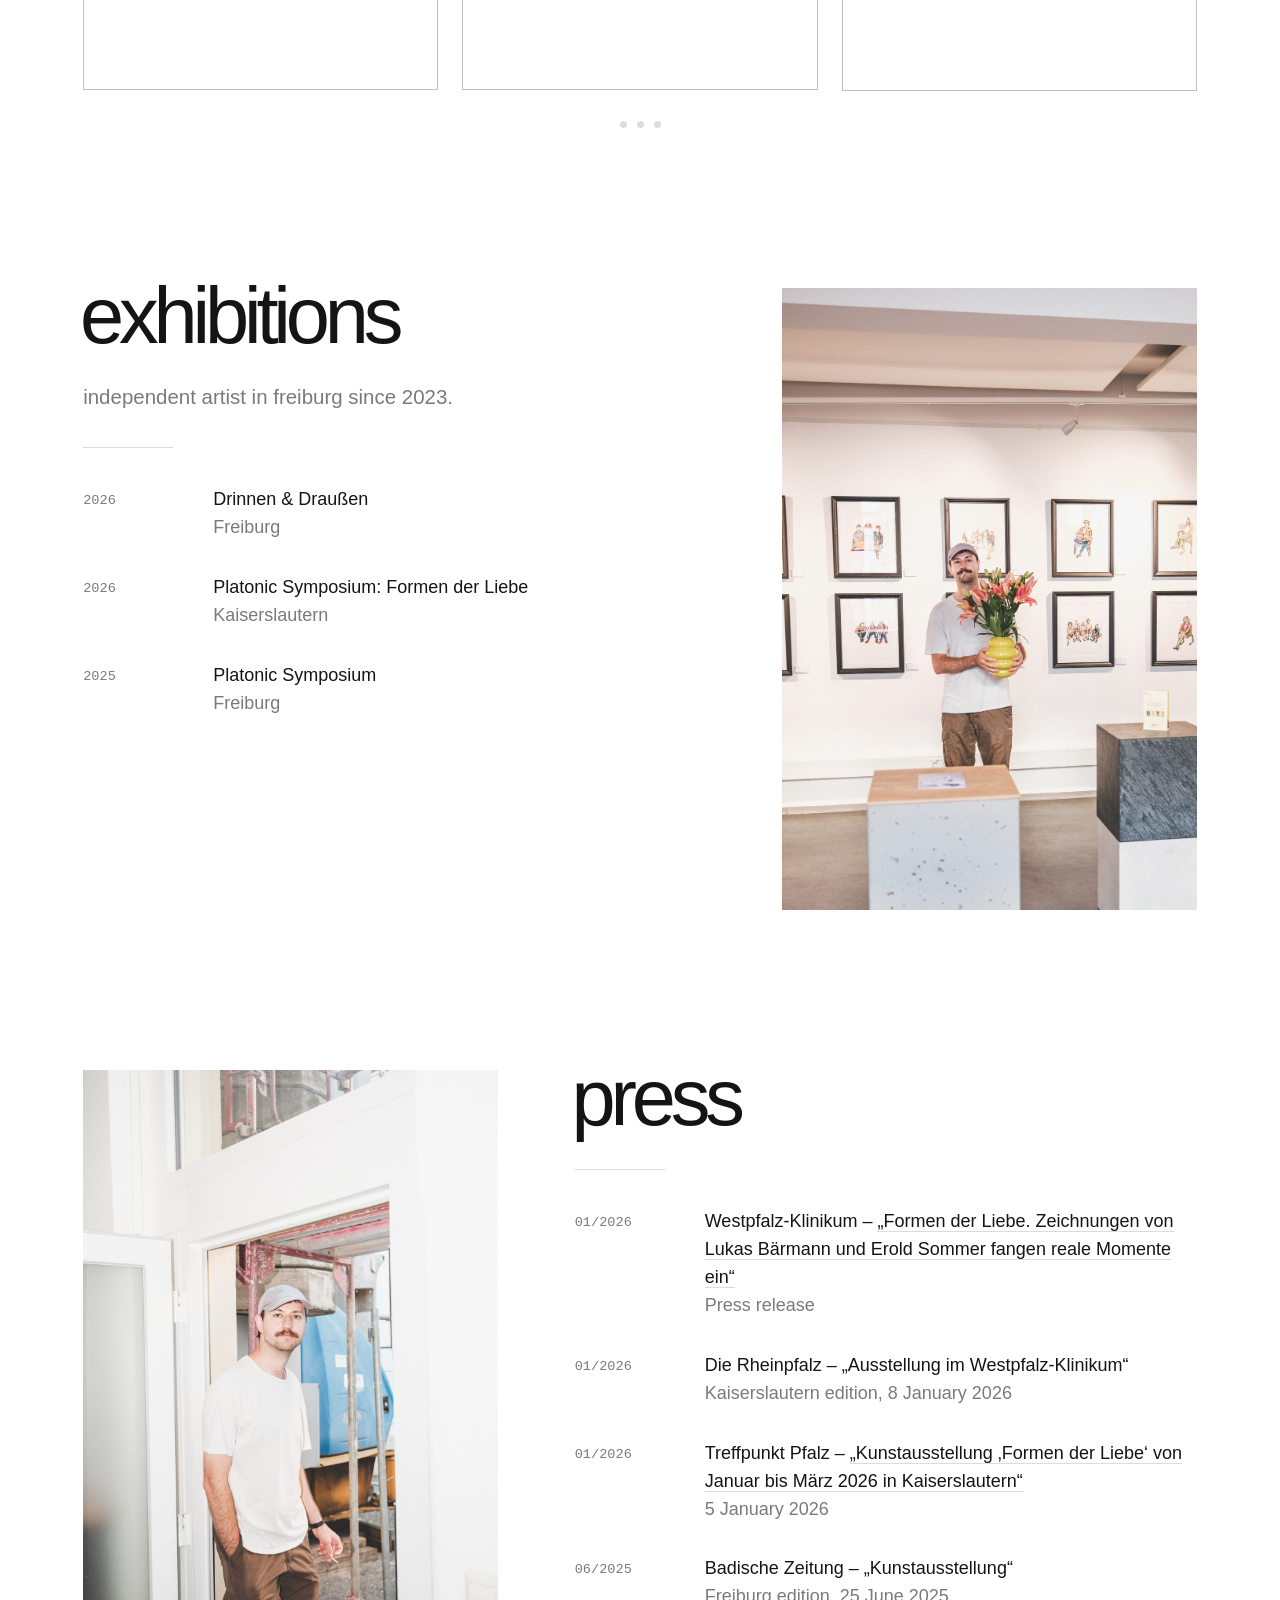
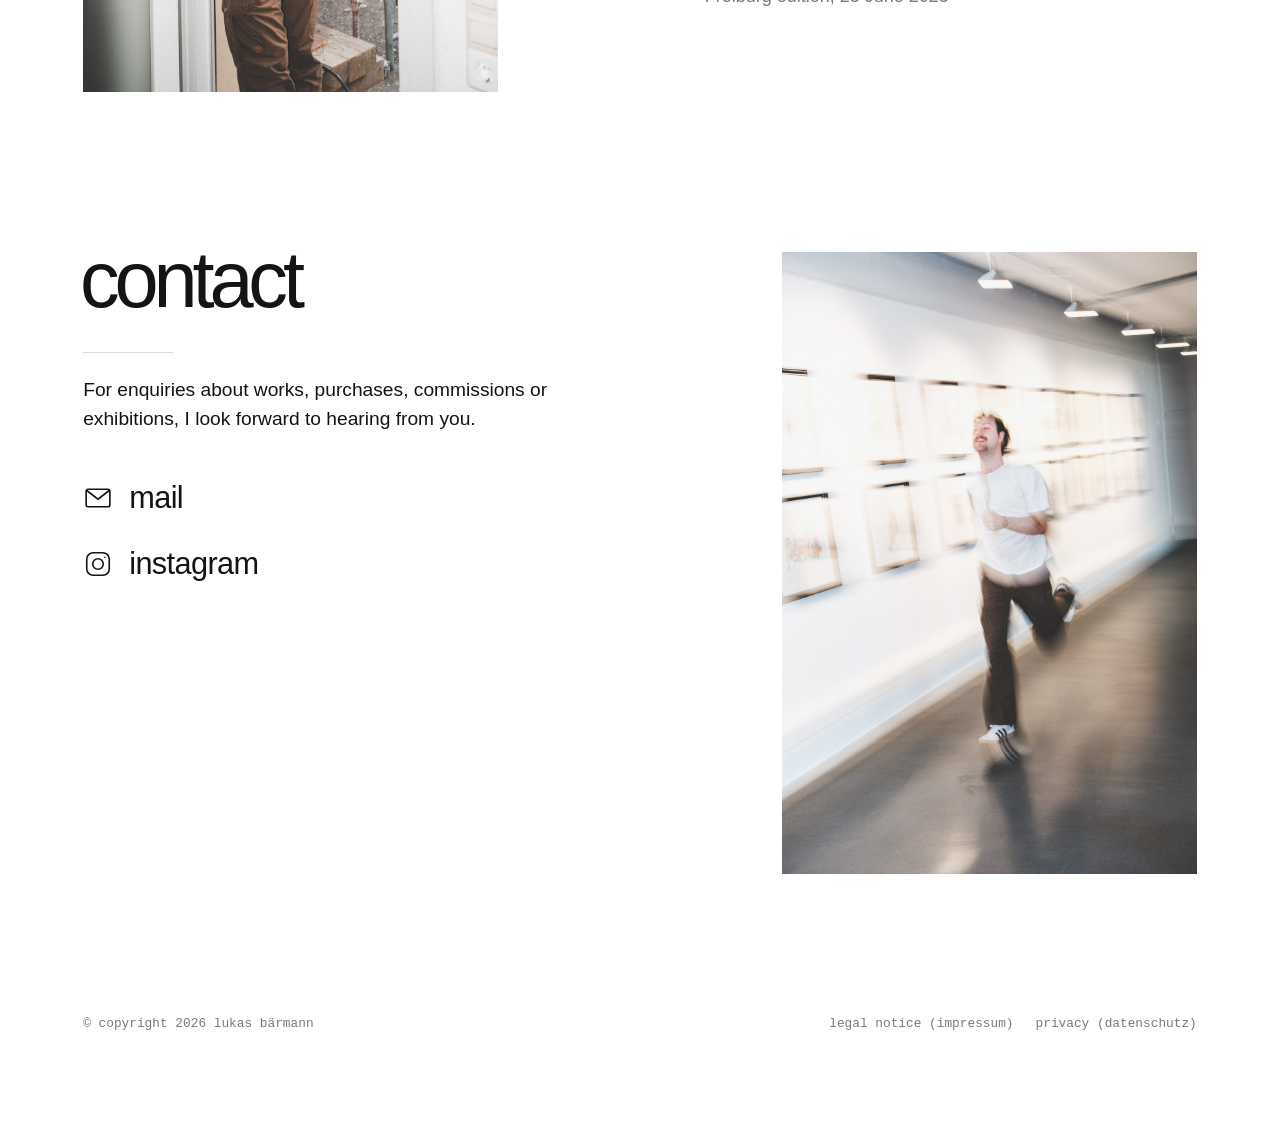
<file: en/index.html>
<!doctype html>
<html lang="en">
<head>
<meta charset="utf-8">
<meta name="viewport" content="width=device-width, initial-scale=1">
<link rel="icon" href="../favicon.ico" sizes="48x48">
<link rel="icon" href="../favicon-32.png" sizes="32x32" type="image/png">
<link rel="icon" href="../favicon-192.png" sizes="192x192" type="image/png">
<link rel="apple-touch-icon" href="../apple-touch-icon.png">
<title>Lukas Bärmann – Artist in Freiburg · Oil Pastel Drawings</title>
<meta name="description" content="Lukas Bärmann – independent artist based in Freiburg, Germany. Figurative drawings in oil pastel.">
<link rel="canonical" href="https://lukasbaermann.de/en/">
<link rel="alternate" hreflang="de" href="https://lukasbaermann.de/">
<link rel="alternate" hreflang="en" href="https://lukasbaermann.de/en/">
<link rel="alternate" hreflang="x-default" href="https://lukasbaermann.de/">
<meta property="og:type" content="website">
<meta property="og:locale" content="en_GB">
<meta property="og:url" content="https://lukasbaermann.de/en/">
<meta property="og:title" content="Lukas Bärmann – Artist in Freiburg">
<meta property="og:description" content="Figurative drawings in oil pastel. Independent artist based in Freiburg, Germany.">
<meta property="og:image" content="https://lukasbaermann.de/bilder/vorschau.jpg">
<meta property="og:image:width" content="1200">
<meta property="og:image:height" content="630">
<meta name="twitter:card" content="summary_large_image">
<script type="application/ld+json">
{"@context":"https://schema.org","@type":"Person","name":"Lukas Bärmann","url":"https://lukasbaermann.de/en/",
 "jobTitle":"Visual artist","description":"Independent artist based in Freiburg, Germany, making figurative drawings in oil pastel.",
 "image":"https://lukasbaermann.de/bilder/vorschau.jpg","email":"mailto:art@lukasbaermann.de",
 "address":{"@type":"PostalAddress","addressLocality":"Freiburg im Breisgau","addressCountry":"DE"},
 "sameAs":["https://www.instagram.com/lukasbaermann/"]}
</script>
<style>
  /* Keine externen Schriften oder Dienste (DSGVO-freundlich) */
  :root{
    --bg:#ffffff; --ink:#141414; --muted:#7a7a7a; --line:#dcdcdc;
    --sans:"Helvetica Neue",Helvetica,Arial,sans-serif;
    --mono:ui-monospace,"SF Mono",Menlo,Consolas,monospace;
    --rand:clamp(20px,6.5vw,100px);
  }
  *{box-sizing:border-box;margin:0;padding:0}
  html{scroll-behavior:smooth}
  body{background:var(--bg);color:var(--ink);font-family:var(--sans);font-weight:400;font-size:18px;line-height:1.55;-webkit-font-smoothing:antialiased}
  a{color:inherit;text-decoration:none}
  img{display:block;max-width:100%}
  button{font:inherit;color:inherit;background:none;border:0;cursor:pointer}
  .rand{padding-left:var(--rand);padding-right:var(--rand)}
  :focus-visible{outline:1px solid var(--ink);outline-offset:3px}

  /* Kopf: schmal, bleibt oben, blendet sich beim Runterscrollen aus */
  header{position:sticky;top:0;z-index:20;background:rgba(255,255,255,.96);display:flex;justify-content:space-between;align-items:baseline;gap:20px;padding-top:30px;padding-bottom:26px;transition:transform .35s ease}
  header.versteckt{transform:translateY(-100%)}
  .logo-h{font:inherit;margin:0}
  .logo{font-size:clamp(1.6rem,2.6vw,2.25rem);font-weight:400;letter-spacing:-.035em}
  nav{display:flex;gap:28px;font-size:1rem}
  nav a{color:var(--muted);transition:color .2s}
  nav a:hover,nav a.aktiv{color:var(--ink)}
  nav .sprache{padding-left:22px;border-left:1px solid var(--line)}
  .burger{display:none;width:44px;height:44px;margin-right:-10px;position:relative}
  .burger span{position:absolute;left:10px;right:10px;height:1.5px;background:var(--ink);transition:transform .3s,opacity .3s}
  .burger span:nth-child(1){top:15px} .burger span:nth-child(2){top:21px} .burger span:nth-child(3){top:27px}
  .menue-offen .burger span:nth-child(1){transform:translateY(6px) rotate(45deg)}
  .menue-offen .burger span:nth-child(2){opacity:0}
  .menue-offen .burger span:nth-child(3){transform:translateY(-6px) rotate(-45deg)}

  /* Abschnitte */
  section{padding-top:140px;padding-bottom:20px;scroll-margin-top:20px}
  .titel{font-size:clamp(2.8rem,6.2vw,6.2rem);font-weight:400;letter-spacing:-.065em;line-height:.95;margin-left:-.04em}
  .unterzeile{font-size:clamp(1.1rem,1.6vw,1.35rem);font-weight:300;color:var(--muted);margin-top:28px}
  .strich{width:90px;height:1px;background:var(--line);margin:48px 0 34px}

  /* Karussell: drei Bilder über die volle Breite, wechselnd (Werke und Arbeitsfotos) */
  #werke{padding-top:0}
  .buehne{position:relative}
  .reihe{display:grid;grid-template-columns:repeat(var(--n,3),minmax(0,1fr));transition:opacity .7s ease}
  .reihe.weg{opacity:0}
  .slot .bildknopf{display:block;width:100%;padding:0;cursor:zoom-in}
  .slot img{width:100%;height:auto;object-fit:cover}
  .slot.werk img{aspect-ratio:1216/1600}
  .slot.foto img{aspect-ratio:1/1}
  .slot figcaption{font-size:.95rem;font-weight:300;text-align:center;padding:14px 16px 0}
  .slot .werktitel,.slot .technik{display:block}
  .slot .technik{color:var(--muted)}
  .slot .status{display:inline-block;margin-top:6px;font-size:.78rem;color:var(--muted);letter-spacing:.01em;border-bottom:1px solid var(--line);transition:color .2s,border-color .2s}
  .slot a.status:hover{color:var(--ink);border-color:var(--ink)}
  .slot .status.verkauft{border-bottom-color:transparent}
  /* Verfügbarkeit: kleiner Punkt hinter "anfragen" (grün) bzw. "verkauft" (rot) */
  .slot .status,.gross-ansicht .anfrage{position:relative}
  .slot .status::after,.gross-ansicht .anfrage::after{content:"";position:absolute;right:-12px;top:50%;width:6px;height:6px;margin-top:-3px;border-radius:50%;background:#3f9b5f}
  .slot .status.verkauft::after,.gross-ansicht .anfrage.verkauft::after{background:#c8453c}
  .pfeil{position:absolute;top:0;bottom:0;width:12%;min-width:60px;display:flex;align-items:center;justify-content:center;z-index:3;opacity:0;transition:opacity .3s}
  .pfeil svg{width:44px;height:44px;stroke:#141414;stroke-width:1.2;fill:none;opacity:.45;transition:opacity .2s}
  .pfeil.links{left:0} .pfeil.rechts{right:0}
  .buehne:hover .pfeil{opacity:1}
  .pfeil:hover svg{opacity:.85}
  @media (hover:none){ .pfeil{opacity:1} .pfeil svg{opacity:.35} }
  .punkte{display:flex;justify-content:center;gap:10px;margin-top:30px}
  .punkte button{width:7px;height:7px;border-radius:50%;background:var(--line);padding:0}
  .punkte button.aktiv{background:var(--ink)}
  /* Handy: schmale Fortschrittslinie statt Punkten */
  .fortschritt{display:none;position:relative;width:120px;height:1px;background:var(--line);margin:34px auto 0}
  .fortschritt span{position:absolute;top:-.5px;left:0;height:2px;background:var(--ink);transition:left .45s ease,width .45s ease}
  @media (max-width:760px){ .punkte{display:none} .fortschritt{display:block} }
  /* Handy: Werke liegen nebeneinander und gleiten beim Wischen durch; die Linie ist ein Schieberegler */
  .reihe.band{display:flex;overflow-x:auto;overscroll-behavior-x:contain;scroll-snap-type:x mandatory;scrollbar-width:none;transition:none}
  .reihe.band::-webkit-scrollbar{display:none}
  .reihe.band .slot{flex:0 0 100%;scroll-snap-align:center;scroll-snap-stop:always}
  .fortschritt{touch-action:none;cursor:pointer}
  .fortschritt::before{content:"";position:absolute;left:-12px;right:-12px;top:-16px;bottom:-16px}
  .fortschritt.zieht span{height:3px;top:-1px;transition:none}

  /* Arbeitsweise */
  .text{font-size:clamp(1.1rem,1.5vw,1.35rem);font-weight:300;line-height:1.6;margin-bottom:60px}
  #arbeitsweise .reihe{gap:24px}

  /* Ausstellungen, Presse, Kontakt: Inhalt links, Fotos rechts (alle gleich groß) */
  .zeile-foto{display:grid;grid-template-columns:1.5fr 1fr;gap:clamp(30px,6vw,110px);align-items:start}
  .zeile-foto.gespiegelt{grid-template-columns:1fr 1.5fr}
  .zeile-foto .foto{width:100%;aspect-ratio:2/3;object-fit:cover}
  .zeile-foto .titel{margin-top:-.12em}
  .liste{list-style:none}
  .liste li{display:grid;grid-template-columns:110px 1fr;gap:20px;padding:16px 0}
  .liste .jahr{font-family:var(--mono);font-size:.85rem;color:var(--muted);padding-top:4px}
  .liste strong{font-weight:300}
  .liste span{display:block;font-weight:300;color:var(--muted)}
  .liste a{border-bottom:1px solid var(--line)}
  .liste a:hover{border-color:var(--ink)}

  /* Kontakt */
  #kontakt{padding-bottom:100px}
  #presse .strich,#ausstellungen .strich,#kontakt .strich{margin:34px 0 22px}
  #kontakt p{font-weight:300;font-size:1.2rem;max-width:560px}
  .kanaele{list-style:none;margin-top:40px;display:grid;gap:18px}
  .kanaele a{display:inline-flex;align-items:center;gap:16px;font-size:clamp(1.4rem,2.4vw,2rem);font-weight:300;letter-spacing:-.02em;transition:color .2s}
  .kanaele a:hover{color:var(--muted)}
  .kanaele svg{width:30px;height:30px;flex:none;stroke:currentColor;stroke-width:1.3;fill:none}

  footer{display:flex;justify-content:space-between;flex-wrap:wrap;gap:12px;padding-top:40px;padding-bottom:40px;font-family:var(--mono);font-size:.8rem;color:var(--muted)}
  footer a{margin-left:22px}
  footer a:hover{color:var(--ink)}

  /* Großansicht */
  .gross-ansicht{position:fixed;inset:0;background:rgba(255,255,255,.97);display:none;align-items:center;justify-content:center;flex-direction:column;z-index:50;padding:24px}
  .gross-ansicht.offen{display:flex}
  .gross-ansicht img{max-width:min(92vw,1000px);max-height:82vh;object-fit:contain}
  .gross-ansicht .zeile{margin-top:16px;font-size:.95rem;min-height:1.5em}
  .gross-ansicht .zeile b{font-weight:300}
  .gross-ansicht .zeile span{font-weight:300;color:var(--muted)}
  .gross-ansicht .anfrage{display:inline-block;margin-top:10px;font-size:.95rem;color:var(--muted);border-bottom:1px solid var(--line);transition:color .2s,border-color .2s}
  .gross-ansicht .anfrage:hover{color:var(--ink);border-color:var(--ink)}
  .gross-ansicht .anfrage[hidden]{display:none}
  .gross-ansicht .anfrage.verkauft{border:0;color:var(--muted);cursor:default}
  .gross-ansicht .zu{position:absolute;top:22px;right:28px;font-size:1rem;color:var(--muted)}
  .gross-ansicht .zu:hover{color:var(--ink)}
  .gross-ansicht .pf{position:absolute;top:50%;transform:translateY(-50%);font-size:2rem;font-weight:300;color:var(--muted);padding:20px}
  .gross-ansicht .pf:hover{color:var(--ink)}
  .gross-ansicht .l{left:8px} .gross-ansicht .r{right:8px}

  @media (max-width:760px){
    body{font-size:16px}
    header{align-items:center;padding-top:16px;padding-bottom:14px;flex-wrap:wrap}
    .burger{display:block}
    nav{display:none;flex-basis:100%;flex-direction:column;gap:0;padding:18px 0 10px}
    .menue-offen nav{display:flex}
    nav a{font-size:1.6rem;font-weight:300;letter-spacing:-.02em;padding:6px 0;color:var(--ink)}
    nav a.aktiv{color:var(--muted)}
    nav .sprache{border:0;padding-left:0;margin-top:10px;font-size:1.1rem;color:var(--muted)}
    section{padding-top:80px}
    .liste li{grid-template-columns:1fr;gap:2px}
    .zeile-foto,.zeile-foto.gespiegelt{grid-template-columns:1fr}
    footer{flex-direction:column} footer a{margin:0 22px 0 0}
    .zeile-foto.gespiegelt .foto{order:2}
  }
  @media (prefers-reduced-motion:reduce){ .reihe{transition:none} html{scroll-behavior:auto} }
</style>
</head>
<body>

<header class="rand">
  <h1 class="logo-h"><a href="#" class="logo" aria-label="Lukas Bärmann">lukas bärmann</a></h1>
  <button class="burger" aria-label="open menu" aria-expanded="false" aria-controls="menue"><span></span><span></span><span></span></button>
  <nav id="menue">
    <a href="#werke">works</a>
    <a href="#arbeitsweise">process</a>
    <a href="#ausstellungen">exhibitions</a>
    <a href="#presse">press</a>
    <a href="#kontakt">contact</a>
    <a href="../" class="sprache" lang="de" hreflang="de">de</a>
  </nav>
</header>

<main>
  <section id="werke" aria-label="works">
    <div class="karussell" data-quelle="werke" data-art="werk">
      <div class="buehne">
        <button class="pfeil links" aria-label="previous works"><svg viewBox="0 0 24 24"><path d="M15 4 7 12l8 8"/></svg></button>
        <button class="pfeil rechts" aria-label="next works"><svg viewBox="0 0 24 24"><path d="M9 4l8 8-8 8"/></svg></button>
        <div class="reihe">
        <figure class="slot werk">
          <button class="bildknopf" aria-label="Nordlichter – view large"><img src="../bilder/werke/werk-22-klein.jpg" alt="Nordlichter"></button>
          <figcaption><span class="werktitel">Nordlichter</span><span class="technik">Oil pastel on drawing paper, A3</span><a class="status" href="mailto:art@lukasbaermann.de?subject=Enquiry%3A%20Nordlichter">enquire</a></figcaption>
        </figure>
        <figure class="slot werk">
          <button class="bildknopf" aria-label="at Bächle – view large"><img src="../bilder/werke/werk-18-klein.jpg" alt="at Bächle"></button>
          <figcaption><span class="werktitel">at Bächle</span><span class="technik">Oil pastel on drawing paper, A3</span><span class="status verkauft">sold</span></figcaption>
        </figure>
        <figure class="slot werk">
          <button class="bildknopf" aria-label="Junge Väter – view large"><img src="../bilder/werke/werk-16-klein.jpg" alt="Junge Väter"></button>
          <figcaption><span class="werktitel">Junge Väter</span><span class="technik">Oil pastel on drawing paper, A3</span><span class="status verkauft">sold</span></figcaption>
        </figure>
        </div>
      </div>
      <div class="punkte"></div>
      <div class="fortschritt" aria-hidden="true"><span></span></div>
    </div>
  </section>

  <section id="arbeitsweise" class="rand">
    <h2 class="titel">process</h2>
    <p class="unterzeile">motifs and approach.</p>
    <div class="strich"></div>
    <p class="text">My work often begins with incidental situations and postures that I observe in everyday life or capture in photographs. In the drawing, I gradually detach the figures from their original surroundings. I am less interested in exact depiction than in posture, in the relationships between the people, and in the mood of the observed moment. The painterly work then develops out of this reduction. My works are made in a range of techniques: alongside acrylic and oil paintings, drawings in oil pastel on canvas or painting board are a particular focus.</p>
    <div class="karussell" data-quelle="prozess" data-art="foto">
      <div class="buehne">
        <button class="pfeil links" aria-label="previous photos"><svg viewBox="0 0 24 24"><path d="M15 4 7 12l8 8"/></svg></button>
        <button class="pfeil rechts" aria-label="next photos"><svg viewBox="0 0 24 24"><path d="M9 4l8 8-8 8"/></svg></button>
        <div class="reihe">
        <figure class="slot foto">
          <button class="bildknopf" aria-label="Process 1 – view large"><img src="../bilder/atelier/prozess-1.jpg" alt="Process 1"></button>
        </figure>
        <figure class="slot foto">
          <button class="bildknopf" aria-label="Process 2 – view large"><img src="../bilder/atelier/prozess-2.jpg" alt="Process 2"></button>
        </figure>
        <figure class="slot foto">
          <button class="bildknopf" aria-label="Process 3 – view large"><img src="../bilder/atelier/prozess-3.jpg" alt="Process 3"></button>
        </figure>
        </div>
      </div>
      <div class="punkte"></div>
      <div class="fortschritt" aria-hidden="true"><span></span></div>
    </div>
  </section>

  <section id="ausstellungen" class="rand">
    <div class="zeile-foto">
      <div>
        <h2 class="titel">exhibitions</h2>
        <p class="unterzeile">independent artist in freiburg since 2023.</p>
        <div class="strich"></div>
        <ul class="liste">
      <li><div class="jahr">2026</div><div><strong>Drinnen &amp; Draußen</strong><span>Freiburg</span></div></li>
      <li><div class="jahr">2026</div><div><strong>Platonic Symposium: Formen der Liebe</strong><span>Kaiserslautern</span></div></li>
      <li><div class="jahr">2025</div><div><strong>Platonic Symposium</strong><span>Freiburg</span></div></li>
        </ul>
      </div>
      <img class="foto" src="../bilder/titel/ausstellung-2.jpg" alt="Lukas Bärmann with a vase of flowers in the exhibition" loading="lazy">
    </div>
  </section>

  <section id="presse" class="rand">
    <div class="zeile-foto gespiegelt">
      <img class="foto" src="../bilder/titel/portrait.jpg" alt="Lukas Bärmann in a doorway" loading="lazy">
      <div>
        <h2 class="titel">press</h2>
        <div class="strich"></div>
        <ul class="liste">
          <li><div class="jahr">01/2026</div><div><strong>Westpfalz-Klinikum</strong> – <a href="https://www.westpfalz-klinikum.de/presse/unsere-pressemitteilungen/formen-der-liebe" target="_blank" rel="noopener">„Formen der Liebe. Zeichnungen von Lukas Bärmann und Erold Sommer fangen reale Momente ein“</a><span>Press release</span></div></li>
          <li><div class="jahr">01/2026</div><div><strong>Die Rheinpfalz</strong> – „Ausstellung im Westpfalz-Klinikum“<span>Kaiserslautern edition, 8 January 2026</span></div></li>
          <li><div class="jahr">01/2026</div><div><strong>Treffpunkt Pfalz</strong> – <a href="https://www.treffpunkt-pfalz.de/westpfalz/kunstausstellung-formen-der-liebe-von-januar-bis-maerz-2026-in-kaiserslautern/" target="_blank" rel="noopener">„Kunstausstellung ‚Formen der Liebe‘ von Januar bis März 2026 in Kaiserslautern“</a><span>5 January 2026</span></div></li>
          <li><div class="jahr">06/2025</div><div><strong>Badische Zeitung</strong> – „Kunstausstellung“<span>Freiburg edition, 25 June 2025</span></div></li>
        </ul>
      </div>
    </div>
  </section>

  <section id="kontakt" class="rand">
    <div class="zeile-foto">
      <div>
        <h2 class="titel">contact</h2>
        <div class="strich"></div>
        <p>For enquiries about works, purchases, commissions or exhibitions, I look forward to hearing from you.</p>
        <ul class="kanaele">
          <li><a href="mailto:art@lukasbaermann.de"><svg viewBox="0 0 24 24" aria-hidden="true"><rect x="2.5" y="5" width="19" height="14" rx="1.5"/><path d="m3 6 9 7 9-7"/></svg>mail</a></li>
          <li><a href="https://www.instagram.com/lukasbaermann/" target="_blank" rel="noopener"><svg viewBox="0 0 24 24" aria-hidden="true"><rect x="3" y="3" width="18" height="18" rx="5"/><circle cx="12" cy="12" r="4.2"/><circle cx="17.4" cy="6.6" r=".6" fill="currentColor" stroke="none"/></svg>instagram</a></li>
        </ul>
      </div>
      <img class="foto" src="../bilder/titel/ausstellung-1.jpg" alt="Lukas Bärmann walking through the exhibition" loading="lazy">
    </div>
  </section>
</main>

<footer class="rand">
  <span>© copyright 2026 lukas bärmann</span>
  <span><a href="../impressum.html" lang="de">legal notice (impressum)</a><a href="../datenschutz.html" lang="de">privacy (datenschutz)</a></span>
</footer>

<div class="gross-ansicht" id="gross" role="dialog" aria-modal="true" aria-label="large view">
  <button class="zu" id="zu">close</button>
  <button class="pf l" id="gl" aria-label="previous image">‹</button>
  <img id="grossbild" alt="">
  <p class="zeile"><b id="grosstitel"></b> <span id="grosstechnik"></span></p>
  <a class="anfrage" id="anfrage" href="mailto:art@lukasbaermann.de" data-anfragen="enquire" data-verkauft="sold">enquire</a>
  <button class="pf r" id="gr" aria-label="next image">›</button>
</div>

<script>
  const QUELLEN={werke:[{"t": "Nordlichter", "src": "../bilder/werke/werk-22.jpg", "th": "../bilder/werke/werk-22-klein.jpg", "id": "werk-nordlichter", "v": false}, {"t": "at Bächle", "src": "../bilder/werke/werk-18.jpg", "th": "../bilder/werke/werk-18-klein.jpg", "id": "werk-at-baechle", "v": true}, {"t": "Junge Väter", "src": "../bilder/werke/werk-16.jpg", "th": "../bilder/werke/werk-16-klein.jpg", "id": "werk-junge-vaeter", "v": true}, {"t": "ZMF 2", "src": "../bilder/werke/werk-21.jpg", "th": "../bilder/werke/werk-21-klein.jpg", "id": "werk-zmf-2", "v": false}, {"t": "ZMF 1", "src": "../bilder/werke/werk-19.jpg", "th": "../bilder/werke/werk-19-klein.jpg", "id": "werk-zmf-1", "v": false}, {"t": "Sonntagsausfahrt", "src": "../bilder/werke/werk-23.jpg", "th": "../bilder/werke/werk-23-klein.jpg", "id": "werk-sonntagsausfahrt", "v": false}, {"t": "Casa di pietra", "src": "../bilder/werke/werk-13.jpg", "th": "../bilder/werke/werk-13-klein.jpg", "id": "werk-casa-di-pietra", "v": false}, {"t": "Grechetto", "src": "../bilder/werke/werk-01.jpg", "th": "../bilder/werke/werk-01-klein.jpg", "id": "werk-grechetto", "v": false}, {"t": "Erwartungen", "src": "../bilder/werke/werk-12.jpg", "th": "../bilder/werke/werk-12-klein.jpg", "id": "werk-erwartungen", "v": false}, {"t": "Schröders", "src": "../bilder/werke/werk-06.jpg", "th": "../bilder/werke/werk-06-klein.jpg", "id": "werk-schroeders", "v": false}, {"t": "Untitled", "src": "../bilder/werke/werk-25.jpg", "th": "../bilder/werke/werk-25-klein.jpg", "id": "werk-untitled", "v": false}, {"t": "Stammtisch", "src": "../bilder/werke/werk-07.jpg", "th": "../bilder/werke/werk-07-klein.jpg", "id": "werk-stammtisch", "v": false}, {"t": "Après-Ski", "src": "../bilder/werke/werk-31.jpg", "th": "../bilder/werke/werk-31-klein.jpg", "id": "werk-apres-ski", "v": true}, {"t": "Gedanken an Sophia Loren", "src": "../bilder/werke/werk-11.jpg", "th": "../bilder/werke/werk-11-klein.jpg", "id": "werk-gedanken-an-sophia-loren", "v": false}, {"t": "D'Artagnan", "src": "../bilder/werke/werk-30.jpg", "th": "../bilder/werke/werk-30-klein.jpg", "id": "werk-d-artagnan", "v": true}, {"t": "Akt mit rotem Handtuch", "src": "../bilder/werke/werk-09.jpg", "th": "../bilder/werke/werk-09-klein.jpg", "id": "werk-akt-mit-rotem-handtuch", "v": false}, {"t": "Der zweifache Eros", "src": "../bilder/werke/werk-08.jpg", "th": "../bilder/werke/werk-08-klein.jpg", "id": "werk-der-zweifache-eros", "v": false}, {"t": "Nach dem Tanzen", "src": "../bilder/werke/werk-05.jpg", "th": "../bilder/werke/werk-05-klein.jpg", "id": "werk-nach-dem-tanzen", "v": false}, {"t": "Zigarettenpause", "src": "../bilder/werke/werk-03.jpg", "th": "../bilder/werke/werk-03-klein.jpg", "id": "werk-zigarettenpause", "v": false}, {"t": "Selfcare", "src": "../bilder/werke/werk-17.jpg", "th": "../bilder/werke/werk-17-klein.jpg", "id": "werk-selfcare", "v": false}, {"t": "Sommerabend", "src": "../bilder/werke/werk-20.jpg", "th": "../bilder/werke/werk-20-klein.jpg", "id": "werk-sommerabend", "v": false}, {"t": "Das Schöne", "src": "../bilder/werke/werk-35.jpg", "th": "../bilder/werke/werk-35-klein.jpg", "id": "werk-das-schoene", "v": false}, {"t": "Das Wahre", "src": "../bilder/werke/werk-36.jpg", "th": "../bilder/werke/werk-36-klein.jpg", "id": "werk-das-wahre", "v": true}, {"t": "Das Gute", "src": "../bilder/werke/werk-37.jpg", "th": "../bilder/werke/werk-37-klein.jpg", "id": "werk-das-gute", "v": true}, {"t": "Barfuß", "src": "../bilder/werke/werk-32.jpg", "th": "../bilder/werke/werk-32-klein.jpg", "id": "werk-barfuss", "v": true}, {"t": "Tommi", "src": "../bilder/werke/werk-33.jpg", "th": "../bilder/werke/werk-33-klein.jpg", "id": "werk-tommi", "v": true}, {"t": "1984", "src": "../bilder/werke/werk-34.jpg", "th": "../bilder/werke/werk-34-klein.jpg", "id": "werk-1984", "v": true}], prozess:[{"t": "Process 1", "src": "../bilder/atelier/prozess-1.jpg", "th": "../bilder/atelier/prozess-1.jpg"}, {"t": "Process 2", "src": "../bilder/atelier/prozess-2.jpg", "th": "../bilder/atelier/prozess-2.jpg"}, {"t": "Process 3", "src": "../bilder/atelier/prozess-3.jpg", "th": "../bilder/atelier/prozess-3.jpg"}, {"t": "Process 4", "src": "../bilder/atelier/prozess-4.jpg", "th": "../bilder/atelier/prozess-4.jpg"}, {"t": "Process 5", "src": "../bilder/atelier/prozess-5.jpg", "th": "../bilder/atelier/prozess-5.jpg"}, {"t": "Process 6", "src": "../bilder/atelier/prozess-6.jpg", "th": "../bilder/atelier/prozess-6.jpg"}, {"t": "Process 7", "src": "../bilder/atelier/prozess-7.jpg", "th": "../bilder/atelier/prozess-7.jpg"}, {"t": "Process 8", "src": "../bilder/atelier/prozess-8.jpg", "th": "../bilder/atelier/prozess-8.jpg"}, {"t": "Process 9", "src": "../bilder/atelier/prozess-9.jpg", "th": "../bilder/atelier/prozess-9.jpg"}]};
  const ruhig=matchMedia('(prefers-reduced-motion: reduce)').matches;
  function mailHref(w){return 'mailto:art@lukasbaermann.de?subject='+encodeURIComponent('Enquiry: '+w.t)+'&body='+encodeURIComponent('Hello Lukas,\n\nI am interested in your work “'+w.t+'” (oil pastel on drawing paper, A3).\n\n');}
  function laden(src){return new Promise(r=>{const i=new Image();i.onload=i.onerror=r;i.src=src;});}

  // Großansicht (für Werke mit Titel, für Fotos ohne)
  const gross=document.getElementById('gross'), gb=document.getElementById('grossbild'),
        gt=document.getElementById('grosstitel'), gtech=document.getElementById('grosstechnik');
  let gListe=[], gi=0, gWerk=false; const offen=()=>gross.classList.contains('offen');
  function oeffnen(liste,i,werk){gListe=liste;gWerk=werk;gi=(i+liste.length)%liste.length;const w=liste[gi];
    gb.src=w.src;gb.alt=w.t;gt.textContent=werk?w.t:'';gtech.textContent=werk?'– Oil pastel on drawing paper, A3':'';
    const an=document.getElementById('anfrage'); an.hidden=!werk;
    an.textContent=(werk&&w.v)?an.dataset.verkauft:an.dataset.anfragen; an.classList.toggle('verkauft',!!(werk&&w.v));
    if(werk&&w.v) an.removeAttribute('href');
    if(werk&&!w.v) an.href=mailHref(w);
    gross.classList.add('offen');if(werk&&w.id)history.replaceState(null,'','#'+w.id);}
  function schliessen(){gross.classList.remove('offen');history.replaceState(null,'',location.pathname);}
  document.getElementById('zu').onclick=schliessen;
  document.getElementById('gl').onclick=()=>oeffnen(gListe,gi-1,gWerk);
  document.getElementById('gr').onclick=()=>oeffnen(gListe,gi+1,gWerk);
  gross.addEventListener('click',e=>{if(e.target===gross)schliessen();});
  document.addEventListener('keydown',e=>{if(!offen())return;
    if(e.key==='Escape')schliessen();if(e.key==='ArrowLeft')oeffnen(gListe,gi-1,gWerk);if(e.key==='ArrowRight')oeffnen(gListe,gi+1,gWerk);});

  // Karussell: Dreiergruppen über die volle Breite, wechseln automatisch
  const alleKarusselle=[];
  function karussell(el){
    const basis=QUELLEN[el.dataset.quelle], art=el.dataset.art, werk=art==='werk';
    // Handy: in der Werke-Galerie zuerst "at Bächle", dann die übrigen in gewohnter Reihenfolge
    // Handy, Arbeitsfotos: Gruppenskizze, ausgemaltes Gruppenbild, Zeichnen im Garten | mittlere Reihe wie gehabt |
    // Zeichnen des sitzenden Mannes, Skizze, ausgemalter sitzender Mann
    const ordnung=n=>{ if(n!==1) return basis;
      if(!werk) return [1,2,0,3,4,5,8,6,7].map(k=>basis[k]);
      const i=basis.findIndex(w=>w.t==='at Bächle');
      return i<0?basis:[basis[i],...basis.filter((_,k)=>k!==i)]; };
    let liste=basis;
    const reihe=el.querySelector('.reihe'), punkte=el.querySelector('.punkte'), buehne=el.querySelector('.buehne'),
          regler=el.querySelector('.fortschritt'), linie=el.querySelector('.fortschritt span');
    let proSeite=0, seite=0, timer=null, pause=false;
    const band=()=>proSeite===1;          // Handy: Band zum Durchblättern
    const seiten=()=>Math.ceil(liste.length/proSeite);
    const idx=(s,k)=>(s*proSeite+k)%liste.length;
    const datei=w=>(werk&&innerWidth*devicePixelRatio/proSeite>560)?w.src:w.th;
    const REG=120; let stueck=14;
    function beschriften(f,w){
      const img=f.querySelector('img'); img.alt=w.t;
      const c=f.querySelector('figcaption'); if(c){c.querySelector('.werktitel').textContent=w.t;
        const lab=document.getElementById('anfrage').dataset, pl=c.querySelector('.status-platz');
        pl.innerHTML=w.v?'<span class="status verkauft"></span>':'<a class="status"></a>';
        const s=pl.firstChild; s.textContent=w.v?lab.verkauft:lab.anfragen; if(!w.v)s.href=mailHref(w);}
      f.querySelector('.bildknopf').setAttribute('aria-label',w.t+' – view large');
    }
    const slotHtml=()=>`<figure class="slot ${art}"><button class="bildknopf"><img alt=""></button>${werk?'<figcaption><span class="werktitel"></span><span class="technik">Oil pastel on drawing paper, A3</span><span class="status-platz"></span></figcaption>':''}</figure>`;
    function bauen(){
      reihe.style.setProperty('--n',proSeite);
      reihe.classList.toggle('band',band());
      const n=liste.length, anzahl=band()?n+2:proSeite;   // Band: [Klon letztes] Werke… [Klon erstes]
      reihe.innerHTML=Array.from({length:anzahl},slotHtml).join('');
      const echt=k=>(k-1+n)%n;
      reihe.querySelectorAll('.bildknopf').forEach((b,k)=>b.onclick=()=>oeffnen(liste,band()?echt(k):idx(seite,k),werk));
      if(band()){
        reihe.querySelectorAll('.slot').forEach((f,k)=>{const w=liste[echt(k)],img=f.querySelector('img');
          if(k>2&&k<n+1)img.loading='lazy'; img.sizes='100vw'; img.srcset=w.th+' 532w, '+w.src+' 1216w'; img.src=w.th; beschriften(f,w);
          if(k===0||k===n+1)f.setAttribute('aria-hidden','true');});
      }
      stueck=Math.max(REG/seiten(),14); linie.style.width=stueck+'px';
      punkte.innerHTML=Array.from({length:seiten()},(_,i)=>`<button aria-label="group ${i+1}"></button>`).join('');
      punkte.querySelectorAll('button').forEach((b,i)=>b.onclick=()=>{zeige(i);neustart();});
    }
    function linieSetzen(anteil){ linie.style.left=(Math.min(1,Math.max(0,anteil))*(REG-stueck))+'px'; }
    async function zeige(s,sofort=false){
      if(band()){
        // s darf -1 bzw. n sein: dann wird zum Klon geblättert und danach unsichtbar ans andere Ende gesprungen
        const n=seiten(); s=Math.max(-1,Math.min(n,s)); seite=(s+n)%n;
        reihe.scrollTo({left:(s+1)*reihe.clientWidth,behavior:(sofort||ruhig)?'instant':'smooth'});
        if(sofort) linieSetzen(n>1?seite/(n-1):0);
        return;
      }
      seite=(s+seiten())%seiten();
      const ws=Array.from({length:proSeite},(_,k)=>liste[idx(seite,k)]);
      const fertig=Promise.all(ws.map(w=>laden(datei(w))));
      if(!sofort&&!ruhig){reihe.classList.add('weg');await new Promise(r=>setTimeout(r,700));}
      await fertig;
      reihe.querySelectorAll('.slot').forEach((f,k)=>{const w=ws[k]; f.querySelector('img').src=datei(w); beschriften(f,w);});
      reihe.classList.remove('weg');
      punkte.querySelectorAll('button').forEach((b,i)=>b.classList.toggle('aktiv',i===seite));
      linieSetzen(seiten()>1?seite/(seiten()-1):0);
      for(let k=0;k<proSeite;k++) laden(datei(liste[idx(seite+1,k)]));
    }
    // Band: Linie folgt dem Wischen fließend
    let ruheTimer=null;
    function nachDemBlaettern(){ if(!band()||zieht)return; const W=reihe.clientWidth, n=seiten(), pos=Math.round(reihe.scrollLeft/W);
      if(pos===0) reihe.scrollTo({left:n*W,behavior:'instant'});          // vom Anfang rückwärts -> letztes Werk
      else if(pos===n+1) reihe.scrollTo({left:W,behavior:'instant'});     // über das Ende hinaus -> wieder von vorne
    }
    reihe.addEventListener('scroll',()=>{ if(!band())return;
      const W=Math.max(1,reihe.clientWidth), n=seiten(), lage=reihe.scrollLeft/W-1;
      linieSetzen(n>1?lage/(n-1):0);
      seite=((Math.round(lage)%n)+n)%n;
      clearTimeout(ruheTimer); ruheTimer=setTimeout(nachDemBlaettern,140); },{passive:true});
    reihe.addEventListener('scrollend',nachDemBlaettern);
    // Linie als Schieberegler
    let zieht=false;
    function ziehen(e){ const r=regler.getBoundingClientRect();
      const anteil=Math.min(1,Math.max(0,(e.clientX-r.left-stueck/2)/(REG-stueck)));
      if(band()) reihe.scrollLeft=(1+anteil*(seiten()-1))*reihe.clientWidth;
      else { linieSetzen(anteil); } return anteil; }
    regler.addEventListener('pointerdown',e=>{ zieht=true; pause=true; regler.classList.add('zieht'); regler.setPointerCapture(e.pointerId);
      reihe.style.scrollSnapType='none'; ziehen(e); });
    regler.addEventListener('pointermove',e=>{ if(zieht) ziehen(e); });
    const loslassen=e=>{ if(!zieht)return; zieht=false; regler.classList.remove('zieht'); reihe.style.scrollSnapType='';
      const anteil=ziehen(e); const ziel=Math.round(anteil*(seiten()-1)); pause=false; zeige(ziel); neustart(); };
    regler.addEventListener('pointerup',loslassen); regler.addEventListener('pointercancel',loslassen);
    function neustart(){clearInterval(timer); if(!ruhig) timer=setInterval(()=>{
      const r=el.getBoundingClientRect(), sichtbar=r.bottom>0&&r.top<innerHeight;
      if(!pause&&sichtbar&&!document.hidden&&!offen())zeige(seite+1);},6000);}
    el.querySelector('.pfeil.links').onclick=()=>{zeige(seite-1);neustart();};
    el.querySelector('.pfeil.rechts').onclick=()=>{zeige(seite+1);neustart();};
    buehne.addEventListener('mouseenter',()=>pause=true); buehne.addEventListener('mouseleave',()=>pause=false);
    let x0=null;
    buehne.addEventListener('touchstart',e=>{x0=e.touches[0].clientX; if(band())pause=true;},{passive:true});
    buehne.addEventListener('touchend',e=>{ if(band()){pause=false;neustart();x0=null;return;}
      if(x0===null)return;const dx=e.changedTouches[0].clientX-x0;
      if(Math.abs(dx)>40){zeige(seite+(dx<0?1:-1));neustart();} x0=null;});
    function anpassen(){const n=innerWidth<760?1:3; if(n!==proSeite){const w0=proSeite?liste[band()?seite:idx(seite,0)]:null;
      proSeite=n; liste=ordnung(n); const erstes=w0?Math.max(0,liste.indexOf(w0)):0;
      seite=Math.floor(erstes/proSeite); bauen(); requestAnimationFrame(()=>zeige(seite,true));}}
    addEventListener('resize',anpassen); anpassen(); neustart();
    alleKarusselle.push({el,weiter:d=>{zeige(seite+d);neustart();}});
  }
  document.querySelectorAll('.karussell').forEach(karussell);
  // Pfeiltasten steuern das Karussell, das gerade im Bild ist
  document.addEventListener('keydown',e=>{if(offen()||(e.key!=='ArrowLeft'&&e.key!=='ArrowRight'))return;
    const k=alleKarusselle.find(k=>{const r=k.el.getBoundingClientRect();return r.top<innerHeight*.6&&r.bottom>innerHeight*.3;});
    if(k)k.weiter(e.key==='ArrowRight'?1:-1);});

  // Kopfzeile: beim Runterscrollen ausblenden, beim Hochscrollen zeigen
  const kopf=document.querySelector('header'); let yAlt=scrollY;
  const burger=document.querySelector('.burger');
  function menue(auf){kopf.classList.toggle('menue-offen',auf);burger.setAttribute('aria-expanded',auf);burger.setAttribute('aria-label',auf?'close menu':'open menu');}
  burger.onclick=()=>menue(!kopf.classList.contains('menue-offen'));
  document.querySelectorAll('nav a').forEach(a=>a.addEventListener('click',()=>menue(false)));
  addEventListener('scroll',()=>{const y=scrollY; if(!kopf.classList.contains('menue-offen'))kopf.classList.toggle('versteckt',y>yAlt&&y>120); yAlt=y;},{passive:true});
  // aktuellen Abschnitt im Menü markieren
  const links=[...document.querySelectorAll('nav a')];
  const beobachter=new IntersectionObserver(es=>es.forEach(e=>{if(e.isIntersecting)links.forEach(a=>a.classList.toggle('aktiv',a.getAttribute('href')==='#'+e.target.id));}),
    {rootMargin:'-45% 0px -50% 0px'});
  document.querySelectorAll('main section').forEach(s=>beobachter.observe(s));

  // Direktlink auf ein Werk, z. B. lukasbaermann.de/#werk-grechetto
  const start=QUELLEN.werke.findIndex(w=>'#'+w.id===location.hash); if(start>=0) oeffnen(QUELLEN.werke,start,true);
</script>
</body>
</html>
</file>
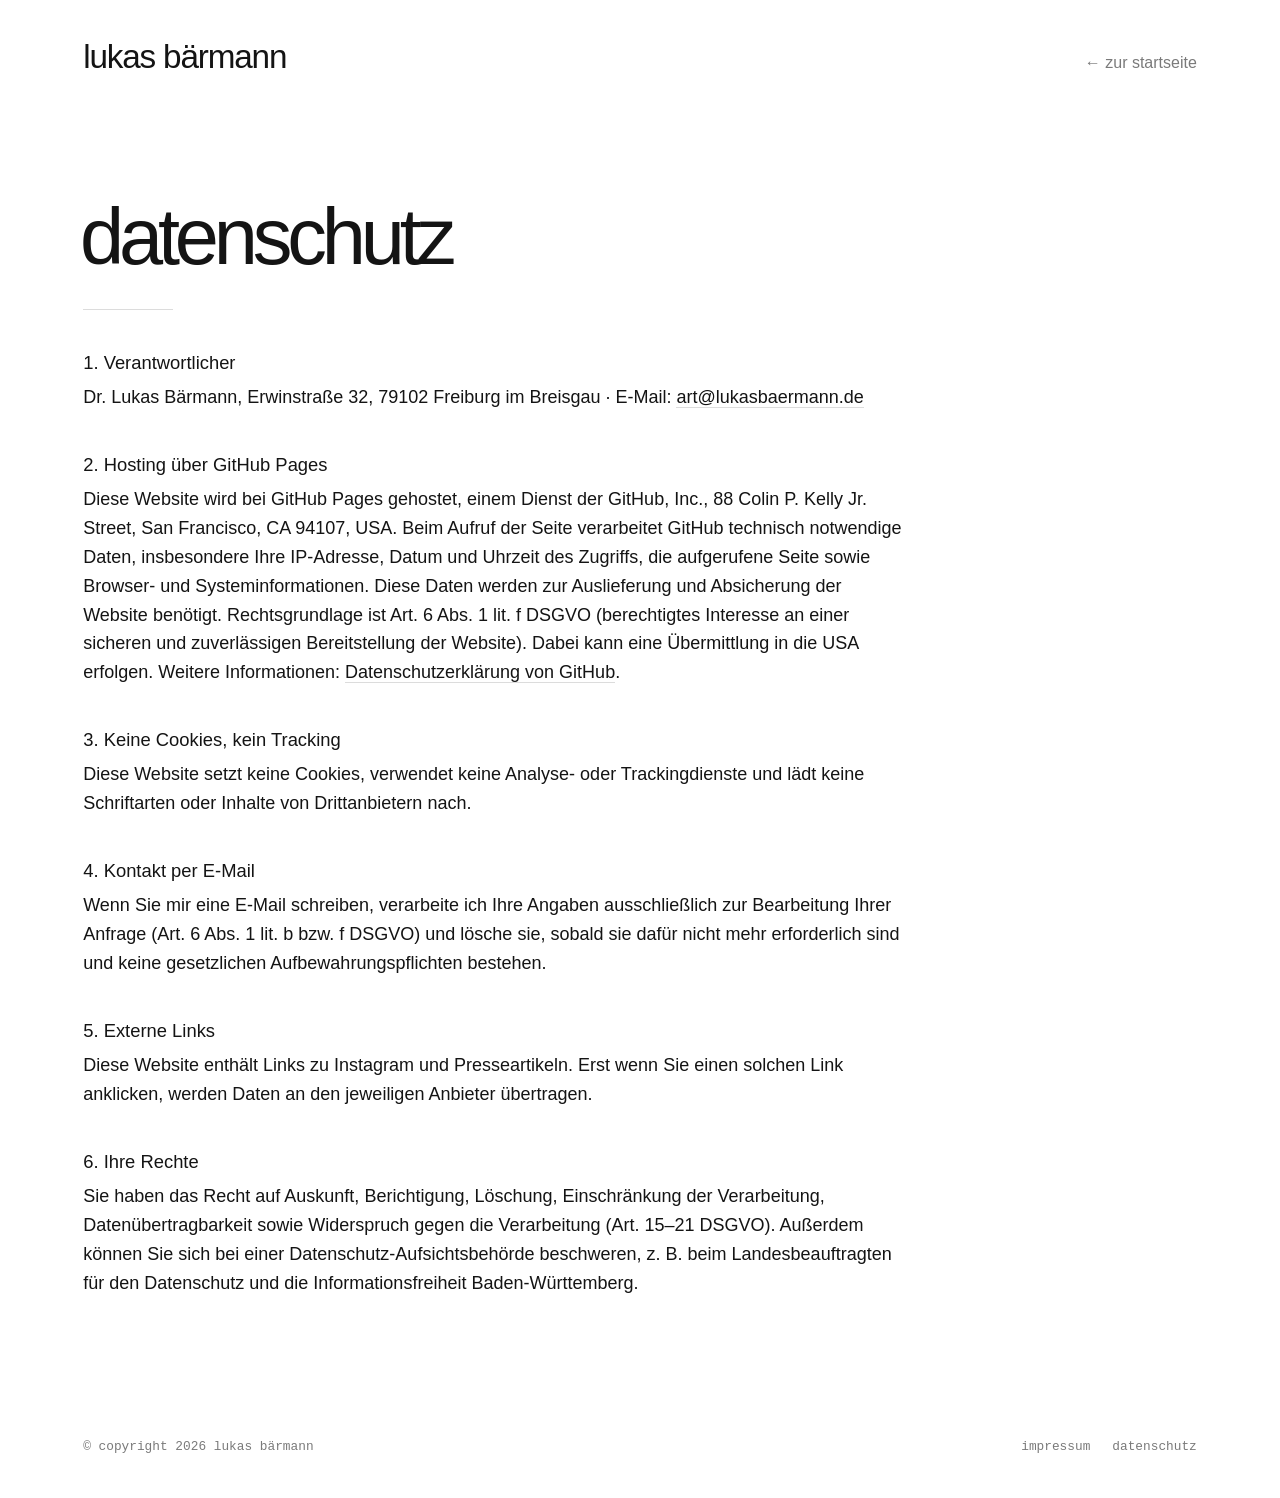
<file: datenschutz.html>
<!doctype html>
<html lang="de">
<head>
<meta charset="utf-8">
<meta name="viewport" content="width=device-width, initial-scale=1">
<meta name="robots" content="noindex">
<link rel="icon" href="favicon.ico" sizes="48x48">
<link rel="icon" href="favicon-32.png" sizes="32x32" type="image/png">
<link rel="icon" href="favicon-192.png" sizes="192x192" type="image/png">
<link rel="apple-touch-icon" href="apple-touch-icon.png">
<title>datenschutz – lukas bärmann</title>
<style>
  :root{--ink:#141414;--muted:#7a7a7a;--line:#dcdcdc;--sans:"Helvetica Neue",Helvetica,Arial,sans-serif;--mono:ui-monospace,"SF Mono",Menlo,Consolas,monospace;--rand:clamp(20px,6.5vw,100px)}
  *{box-sizing:border-box;margin:0;padding:0}
  body{background:#fff;color:var(--ink);font-family:var(--sans);font-weight:300;font-size:18px;line-height:1.6;-webkit-font-smoothing:antialiased}
  a{color:inherit;text-decoration:none}
  .rand{padding-left:var(--rand);padding-right:var(--rand)}
  header{display:flex;justify-content:space-between;align-items:baseline;gap:20px;padding-top:30px;padding-bottom:26px}
  .logo{font-size:clamp(1.6rem,2.6vw,2.25rem);font-weight:400;letter-spacing:-.035em}
  .zurueck{color:var(--muted);font-size:1rem;font-weight:400} .zurueck:hover{color:var(--ink)}
  main{padding-top:90px;padding-bottom:100px;max-width:calc(820px + 2 * var(--rand))}
  h1{font-size:clamp(2.8rem,6.2vw,6.2rem);font-weight:400;letter-spacing:-.065em;line-height:.95;margin-left:-.04em}
  .strich{width:90px;height:1px;background:var(--line);margin:34px 0 22px}
  h2{font-size:1.15rem;font-weight:400;margin-top:38px;margin-bottom:6px}
  p a{border-bottom:1px solid var(--line)} p a:hover{border-color:var(--ink)}
  footer{display:flex;justify-content:space-between;flex-wrap:wrap;gap:12px;padding-top:40px;padding-bottom:40px;font-family:var(--mono);font-size:.8rem;color:var(--muted)}
  footer a{margin-left:22px} footer a:hover{color:var(--ink)}
  :focus-visible{outline:1px solid var(--ink);outline-offset:3px}
  @media (max-width:760px){ body{font-size:16px} header{padding-top:16px} main{padding-top:50px} footer{flex-direction:column} footer a{margin:0 22px 0 0} }
</style>
</head>
<body>
<header class="rand">
  <a href="index.html" class="logo">lukas bärmann</a>
  <a href="index.html" class="zurueck">← zur startseite</a>
</header>
<main class="rand">
  <h1>datenschutz</h1>
  <div class="strich"></div>
  <h2>1. Verantwortlicher</h2>
<p>Dr. Lukas Bärmann, Erwinstraße 32, 79102 Freiburg im Breisgau · E-Mail: <a href="mailto:art@lukasbaermann.de">art@lukasbaermann.de</a></p>
<h2>2. Hosting über GitHub Pages</h2>
<p>Diese Website wird bei GitHub Pages gehostet, einem Dienst der GitHub, Inc., 88 Colin P. Kelly Jr. Street, San Francisco, CA 94107, USA. Beim Aufruf der Seite verarbeitet GitHub technisch notwendige Daten, insbesondere Ihre IP-Adresse, Datum und Uhrzeit des Zugriffs, die aufgerufene Seite sowie Browser- und Systeminformationen. Diese Daten werden zur Auslieferung und Absicherung der Website benötigt. Rechtsgrundlage ist Art. 6 Abs. 1 lit. f DSGVO (berechtigtes Interesse an einer sicheren und zuverlässigen Bereitstellung der Website). Dabei kann eine Übermittlung in die USA erfolgen. Weitere Informationen: <a href="https://docs.github.com/de/site-policy/privacy-policies/github-general-privacy-statement" target="_blank" rel="noopener">Datenschutzerklärung von GitHub</a>.</p>
<h2>3. Keine Cookies, kein Tracking</h2>
<p>Diese Website setzt keine Cookies, verwendet keine Analyse- oder Trackingdienste und lädt keine Schriftarten oder Inhalte von Drittanbietern nach.</p>
<h2>4. Kontakt per E-Mail</h2>
<p>Wenn Sie mir eine E-Mail schreiben, verarbeite ich Ihre Angaben ausschließlich zur Bearbeitung Ihrer Anfrage (Art. 6 Abs. 1 lit. b bzw. f DSGVO) und lösche sie, sobald sie dafür nicht mehr erforderlich sind und keine gesetzlichen Aufbewahrungspflichten bestehen.</p>
<h2>5. Externe Links</h2>
<p>Diese Website enthält Links zu Instagram und Presseartikeln. Erst wenn Sie einen solchen Link anklicken, werden Daten an den jeweiligen Anbieter übertragen.</p>
<h2>6. Ihre Rechte</h2>
<p>Sie haben das Recht auf Auskunft, Berichtigung, Löschung, Einschränkung der Verarbeitung, Datenübertragbarkeit sowie Widerspruch gegen die Verarbeitung (Art. 15–21 DSGVO). Außerdem können Sie sich bei einer Datenschutz-Aufsichtsbehörde beschweren, z. B. beim Landesbeauftragten für den Datenschutz und die Informationsfreiheit Baden-Württemberg.</p>
</main>
<footer class="rand">
  <span>© copyright 2026 lukas bärmann</span>
  <span><a href="impressum.html">impressum</a><a href="datenschutz.html">datenschutz</a></span>
</footer>
</body>
</html>
</file>
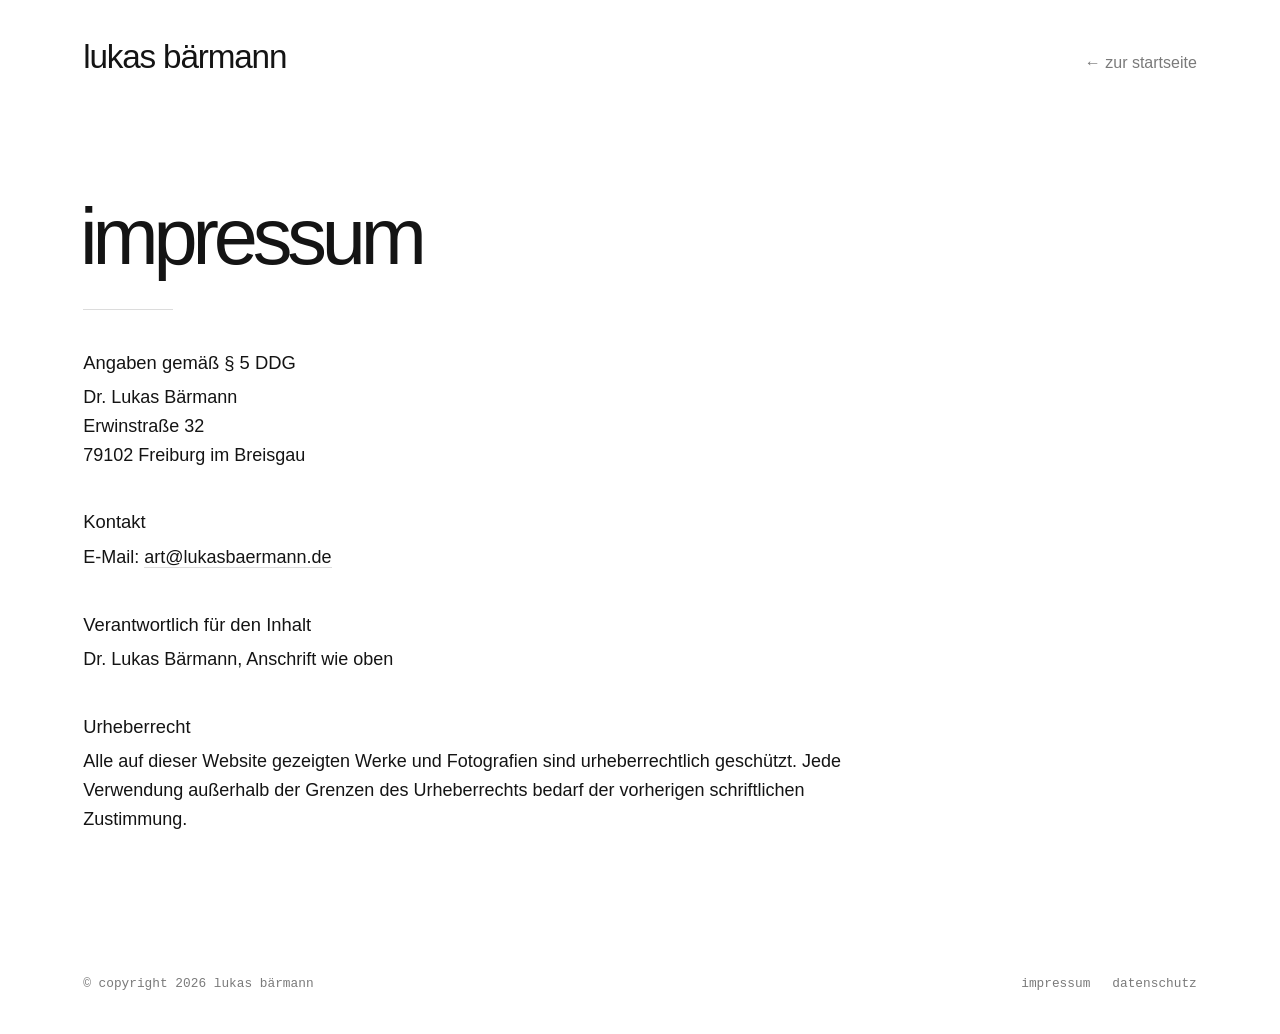
<file: impressum.html>
<!doctype html>
<html lang="de">
<head>
<meta charset="utf-8">
<meta name="viewport" content="width=device-width, initial-scale=1">
<meta name="robots" content="noindex">
<link rel="icon" href="favicon.ico" sizes="48x48">
<link rel="icon" href="favicon-32.png" sizes="32x32" type="image/png">
<link rel="icon" href="favicon-192.png" sizes="192x192" type="image/png">
<link rel="apple-touch-icon" href="apple-touch-icon.png">
<title>impressum – lukas bärmann</title>
<style>
  :root{--ink:#141414;--muted:#7a7a7a;--line:#dcdcdc;--sans:"Helvetica Neue",Helvetica,Arial,sans-serif;--mono:ui-monospace,"SF Mono",Menlo,Consolas,monospace;--rand:clamp(20px,6.5vw,100px)}
  *{box-sizing:border-box;margin:0;padding:0}
  body{background:#fff;color:var(--ink);font-family:var(--sans);font-weight:300;font-size:18px;line-height:1.6;-webkit-font-smoothing:antialiased}
  a{color:inherit;text-decoration:none}
  .rand{padding-left:var(--rand);padding-right:var(--rand)}
  header{display:flex;justify-content:space-between;align-items:baseline;gap:20px;padding-top:30px;padding-bottom:26px}
  .logo{font-size:clamp(1.6rem,2.6vw,2.25rem);font-weight:400;letter-spacing:-.035em}
  .zurueck{color:var(--muted);font-size:1rem;font-weight:400} .zurueck:hover{color:var(--ink)}
  main{padding-top:90px;padding-bottom:100px;max-width:calc(820px + 2 * var(--rand))}
  h1{font-size:clamp(2.8rem,6.2vw,6.2rem);font-weight:400;letter-spacing:-.065em;line-height:.95;margin-left:-.04em}
  .strich{width:90px;height:1px;background:var(--line);margin:34px 0 22px}
  h2{font-size:1.15rem;font-weight:400;margin-top:38px;margin-bottom:6px}
  p a{border-bottom:1px solid var(--line)} p a:hover{border-color:var(--ink)}
  footer{display:flex;justify-content:space-between;flex-wrap:wrap;gap:12px;padding-top:40px;padding-bottom:40px;font-family:var(--mono);font-size:.8rem;color:var(--muted)}
  footer a{margin-left:22px} footer a:hover{color:var(--ink)}
  :focus-visible{outline:1px solid var(--ink);outline-offset:3px}
  @media (max-width:760px){ body{font-size:16px} header{padding-top:16px} main{padding-top:50px} footer{flex-direction:column} footer a{margin:0 22px 0 0} }
</style>
</head>
<body>
<header class="rand">
  <a href="index.html" class="logo">lukas bärmann</a>
  <a href="index.html" class="zurueck">← zur startseite</a>
</header>
<main class="rand">
  <h1>impressum</h1>
  <div class="strich"></div>
  <h2>Angaben gemäß § 5 DDG</h2>
<p>Dr. Lukas Bärmann<br>Erwinstraße 32<br>79102 Freiburg im Breisgau</p>
<h2>Kontakt</h2>
<p>E-Mail: <a href="mailto:art@lukasbaermann.de">art@lukasbaermann.de</a></p>
<h2>Verantwortlich für den Inhalt</h2>
<p>Dr. Lukas Bärmann, Anschrift wie oben</p>
<h2>Urheberrecht</h2>
<p>Alle auf dieser Website gezeigten Werke und Fotografien sind urheberrechtlich geschützt. Jede Verwendung außerhalb der Grenzen des Urheberrechts bedarf der vorherigen schriftlichen Zustimmung.</p>
</main>
<footer class="rand">
  <span>© copyright 2026 lukas bärmann</span>
  <span><a href="impressum.html">impressum</a><a href="datenschutz.html">datenschutz</a></span>
</footer>
</body>
</html>
</file>
